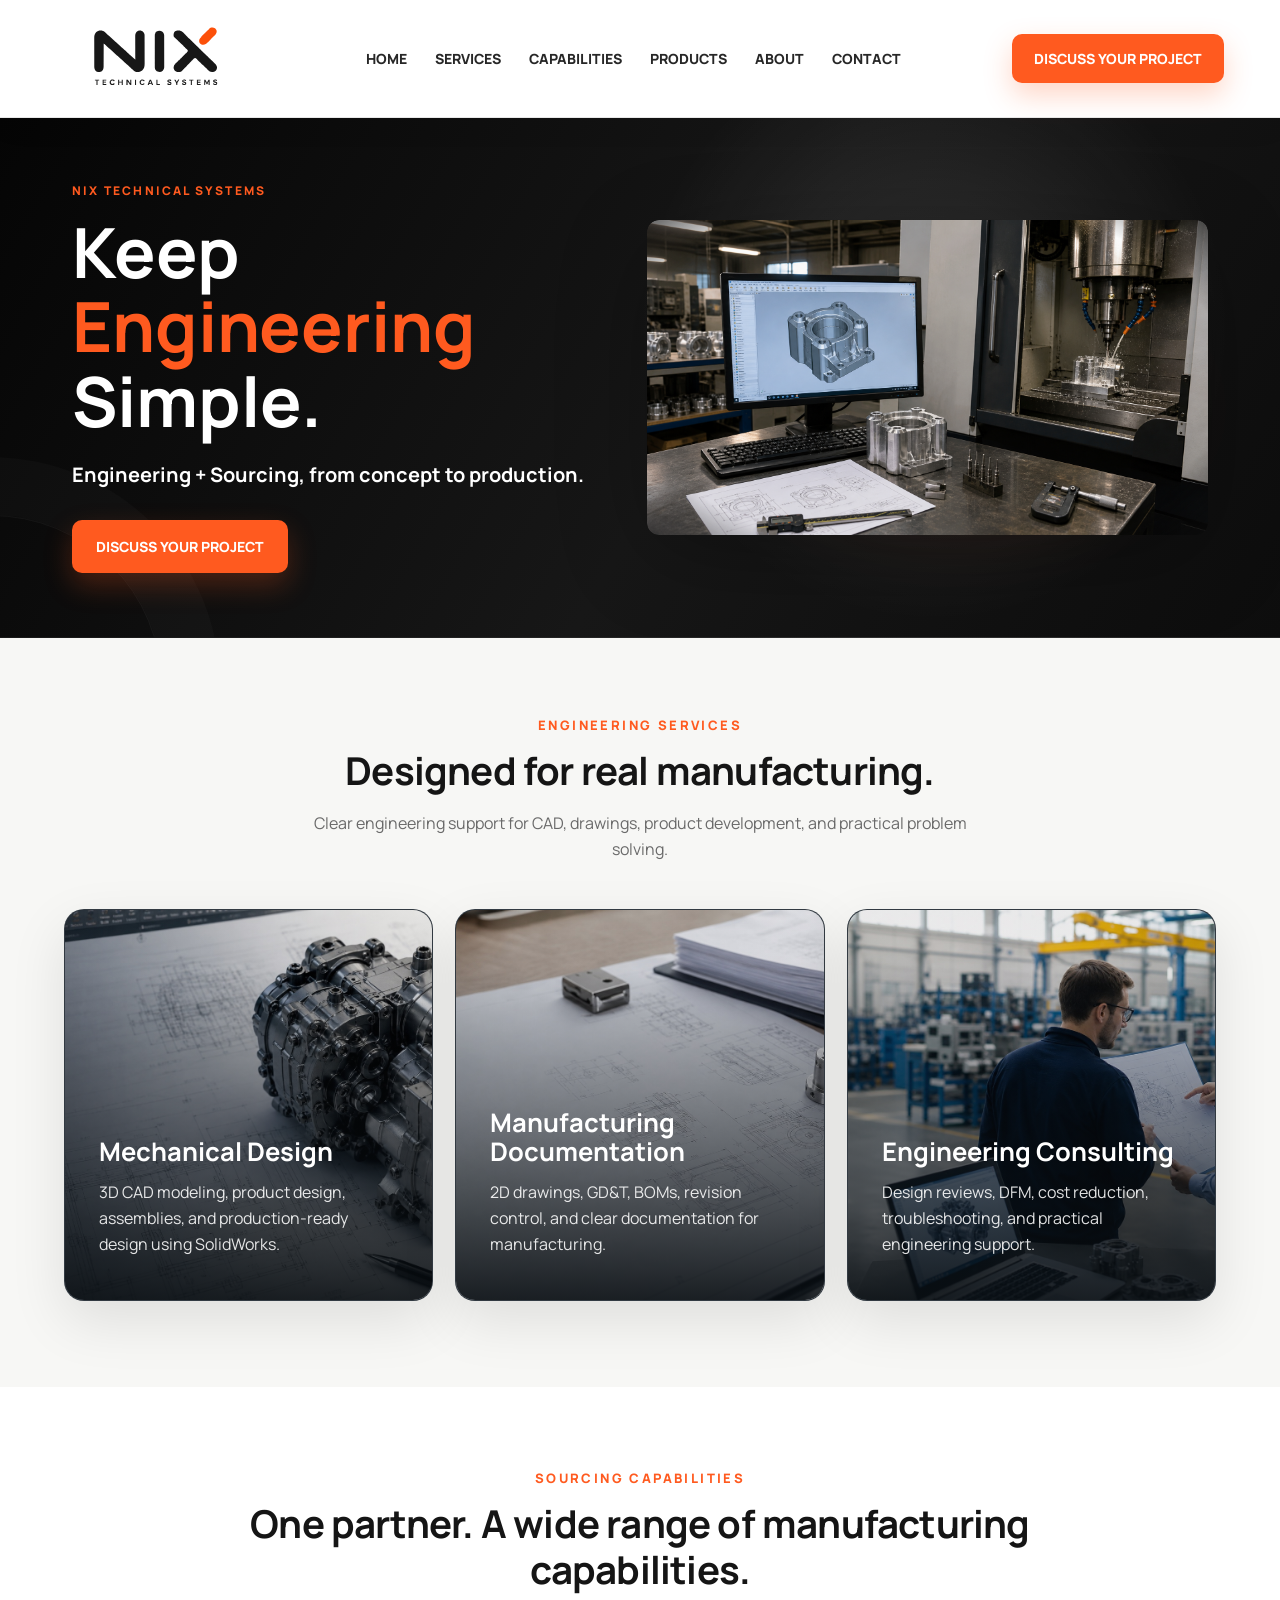
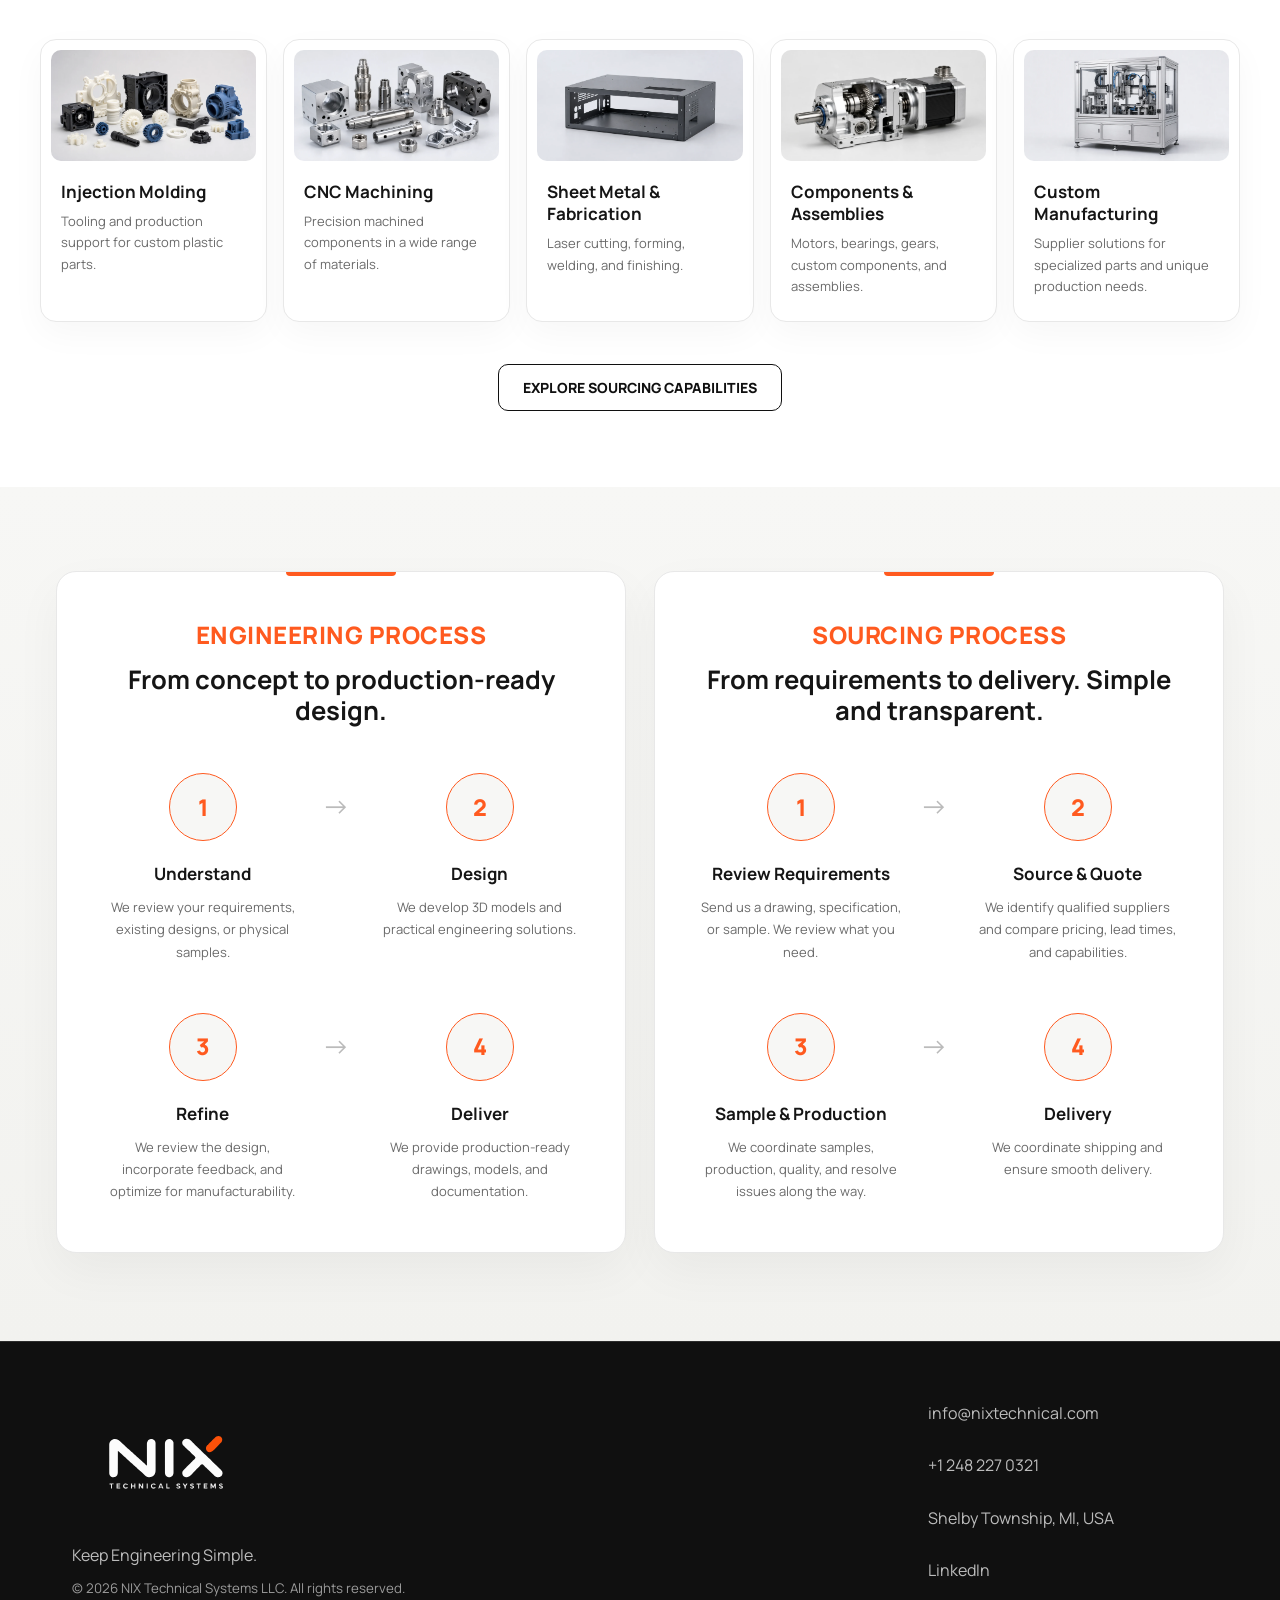
<file: index.html>
<!doctype html>
<html lang="en">
<head>
  <meta charset="UTF-8" />
  <meta name="viewport" content="width=device-width, initial-scale=1.0" />
  <title>NIX Technical Systems | Keep Engineering Simple</title>
  <meta name="description" content="NIX Technical Systems provides engineering support, manufacturing, and supplier management for custom products." />
  <link rel="stylesheet" href="style.css?v=mobile-nav-20260709" />
</head>
<body class="home-page">
  <header class="site-header">
    <a class="brand" href="#top" aria-label="NIX Technical Systems Home">
      <img src="images/logo-white.svg" alt="NIX Technical Systems" class="logo-img">
    </a>
    <nav class="nav-links" aria-label="Primary navigation">
      <a href="#top">Home</a>
      <a href="#services">Services</a>
      <a href="capabilities.html">Capabilities</a>
      <a href="products.html">Products</a>
      <a href="about.html">About</a>
      <a href="#contact">Contact</a>
    </nav>
    <button class="header-button js-project-dialog" type="button">Discuss Your Project</button>
  </header>

  <main id="top">
    <section class="hero">
      <div class="hero-copy">
        <p class="eyebrow">NIX Technical Systems</p>
        <h1>Keep <span>Engineering</span> Simple.</h1>
        <div class="hero-text">
          <p><strong>Engineering + Sourcing, from concept to production.</strong></p>
        </div>
        <div class="hero-actions">
          <button class="button primary js-project-dialog" type="button">Discuss Your Project</button>
        </div>
      </div>
      <div class="hero-visual hero-visual-single">
        <img src="images/home-hero-engineering-manufacturing-v5.png" alt="CAD model, engineering drawing, finished machined component, and CNC production equipment">
      </div>
    </section>

    <section class="section services-section" id="services">
      <div class="section-heading">
        <p class="eyebrow">Engineering Services</p>
        <h2>Designed for real manufacturing.</h2>
        <p>Clear engineering support for CAD, drawings, product development, and practical problem solving.</p>
      </div>
      <div class="service-grid">
        <article class="service-card">
          <img src="images/service-mechanical-design.jpg" alt="Mechanical assembly on engineering drawings">
          <div class="service-copy">
            <h3>Mechanical Design</h3>
            <p>3D CAD modeling, product design, assemblies, and production-ready design using SolidWorks.</p>
          </div>
        </article>
        <article class="service-card">
          <img src="images/service-documentation.jpg" alt="Manufacturing documentation and engineering drawings">
          <div class="service-copy">
            <h3>Manufacturing Documentation</h3>
            <p>2D drawings, GD&T, BOMs, revision control, and clear documentation for manufacturing.</p>
          </div>
        </article>
        <article class="service-card">
          <img src="images/service-consulting.jpg" alt="Engineers reviewing drawings on a manufacturing floor">
          <div class="service-copy">
            <h3>Engineering Consulting</h3>
            <p>Design reviews, DFM, cost reduction, troubleshooting, and practical engineering support.</p>
          </div>
        </article>
      </div>
    </section>

    <section class="capabilities-showcase" id="manufacturing-capabilities">
      <div class="section-heading">
        <p class="eyebrow">Sourcing Capabilities</p>
        <h2>One partner. A wide range of manufacturing capabilities.</h2>
      </div>
      <div class="capabilities-showcase-grid">
        <article class="showcase-card">
          <img src="images/capability-injection-molding-v2.webp" alt="Plastic injection molded parts">
          <h3>Injection Molding</h3>
          <p>Tooling and production support for custom plastic parts.</p>
        </article>
        <article class="showcase-card">
          <img src="images/capability-cnc-machining-v2.webp" alt="Precision CNC machined metal parts">
          <h3>CNC Machining</h3>
          <p>Precision machined components in a wide range of materials.</p>
        </article>
        <article class="showcase-card">
          <img src="images/capability-sheet-metal-v2.webp" alt="Fabricated sheet metal enclosure">
          <h3>Sheet Metal &amp; Fabrication</h3>
          <p>Laser cutting, forming, welding, and finishing.</p>
        </article>
        <article class="showcase-card">
          <img src="images/capability-components-v2.webp" alt="Precision mechanical component assembly">
          <h3>Components &amp; Assemblies</h3>
          <p>Motors, bearings, gears, custom components, and assemblies.</p>
        </article>
        <article class="showcase-card">
          <img src="images/capability-custom-equipment-v2.webp" alt="Custom automated manufacturing equipment">
          <h3>Custom Manufacturing</h3>
          <p>Supplier solutions for specialized parts and unique production needs.</p>
        </article>
      </div>
      <div class="showcase-action"><a class="button outline" href="capabilities.html">Explore Sourcing Capabilities</a></div>
    </section>

    <div class="process-comparison">
    <section class="how-section engineering-process" id="engineering-process">
      <p class="eyebrow">Engineering Process</p>
      <h2>From concept to production-ready design.</h2>
      <ol class="how-grid">
        <li class="how-step">
          <span class="step-marker" aria-hidden="true"></span>
          <h3>Understand</h3>
          <p>We review your requirements, existing designs, or physical samples.</p>
        </li>
        <li class="how-step">
          <span class="step-marker" aria-hidden="true"></span>
          <h3>Design</h3>
          <p>We develop 3D models and practical engineering solutions.</p>
        </li>
        <li class="how-step">
          <span class="step-marker" aria-hidden="true"></span>
          <h3>Refine</h3>
          <p>We review the design, incorporate feedback, and optimize for manufacturability.</p>
        </li>
        <li class="how-step">
          <span class="step-marker" aria-hidden="true"></span>
          <h3>Deliver</h3>
          <p>We provide production-ready drawings, models, and documentation.</p>
        </li>
      </ol>
    </section>

    <section class="how-section sourcing-process" id="sourcing-process">
      <p class="eyebrow">Sourcing Process</p>
      <h2>From requirements to delivery. Simple and transparent.</h2>
      <ol class="how-grid">
        <li class="how-step">
          <span class="step-marker" aria-hidden="true"><span class="step-icon icon-review"></span></span>
          <h3>Review Requirements</h3>
          <p>Send us a drawing, specification, or sample. We review what you need.</p>
        </li>
        <li class="how-step">
          <span class="step-marker" aria-hidden="true"><span class="step-icon icon-match">⇄</span></span>
          <h3>Source &amp; Quote</h3>
          <p>We identify qualified suppliers and compare pricing, lead times, and capabilities.</p>
        </li>
        <li class="how-step">
          <span class="step-marker" aria-hidden="true"><span class="step-icon icon-production">⚙︎</span></span>
          <h3>Sample &amp; Production</h3>
          <p>We coordinate samples, production, quality, and resolve issues along the way.</p>
        </li>
        <li class="how-step">
          <span class="step-marker" aria-hidden="true"><span class="step-icon icon-delivery"></span></span>
          <h3>Delivery</h3>
          <p>We coordinate shipping and ensure smooth delivery.</p>
        </li>
      </ol>
    </section>
    </div>

  </main>

  <footer class="footer" id="contact">
    <div>
      <img src="images/logo-black.svg" alt="NIX Technical Systems" class="footer-logo">
      <p>Keep Engineering Simple.</p>
      <small>© 2026 NIX Technical Systems LLC. All rights reserved.</small>
    </div>
    <div class="footer-links"><a href="mailto:info@nixtechnical.com">info@nixtechnical.com</a><a href="tel:+12482270321">+1 248 227 0321</a><span>Shelby Township, MI, USA</span><a href="#">LinkedIn</a></div>
  </footer>
  <script src="script.js"></script>
</body>
</html>
</file>
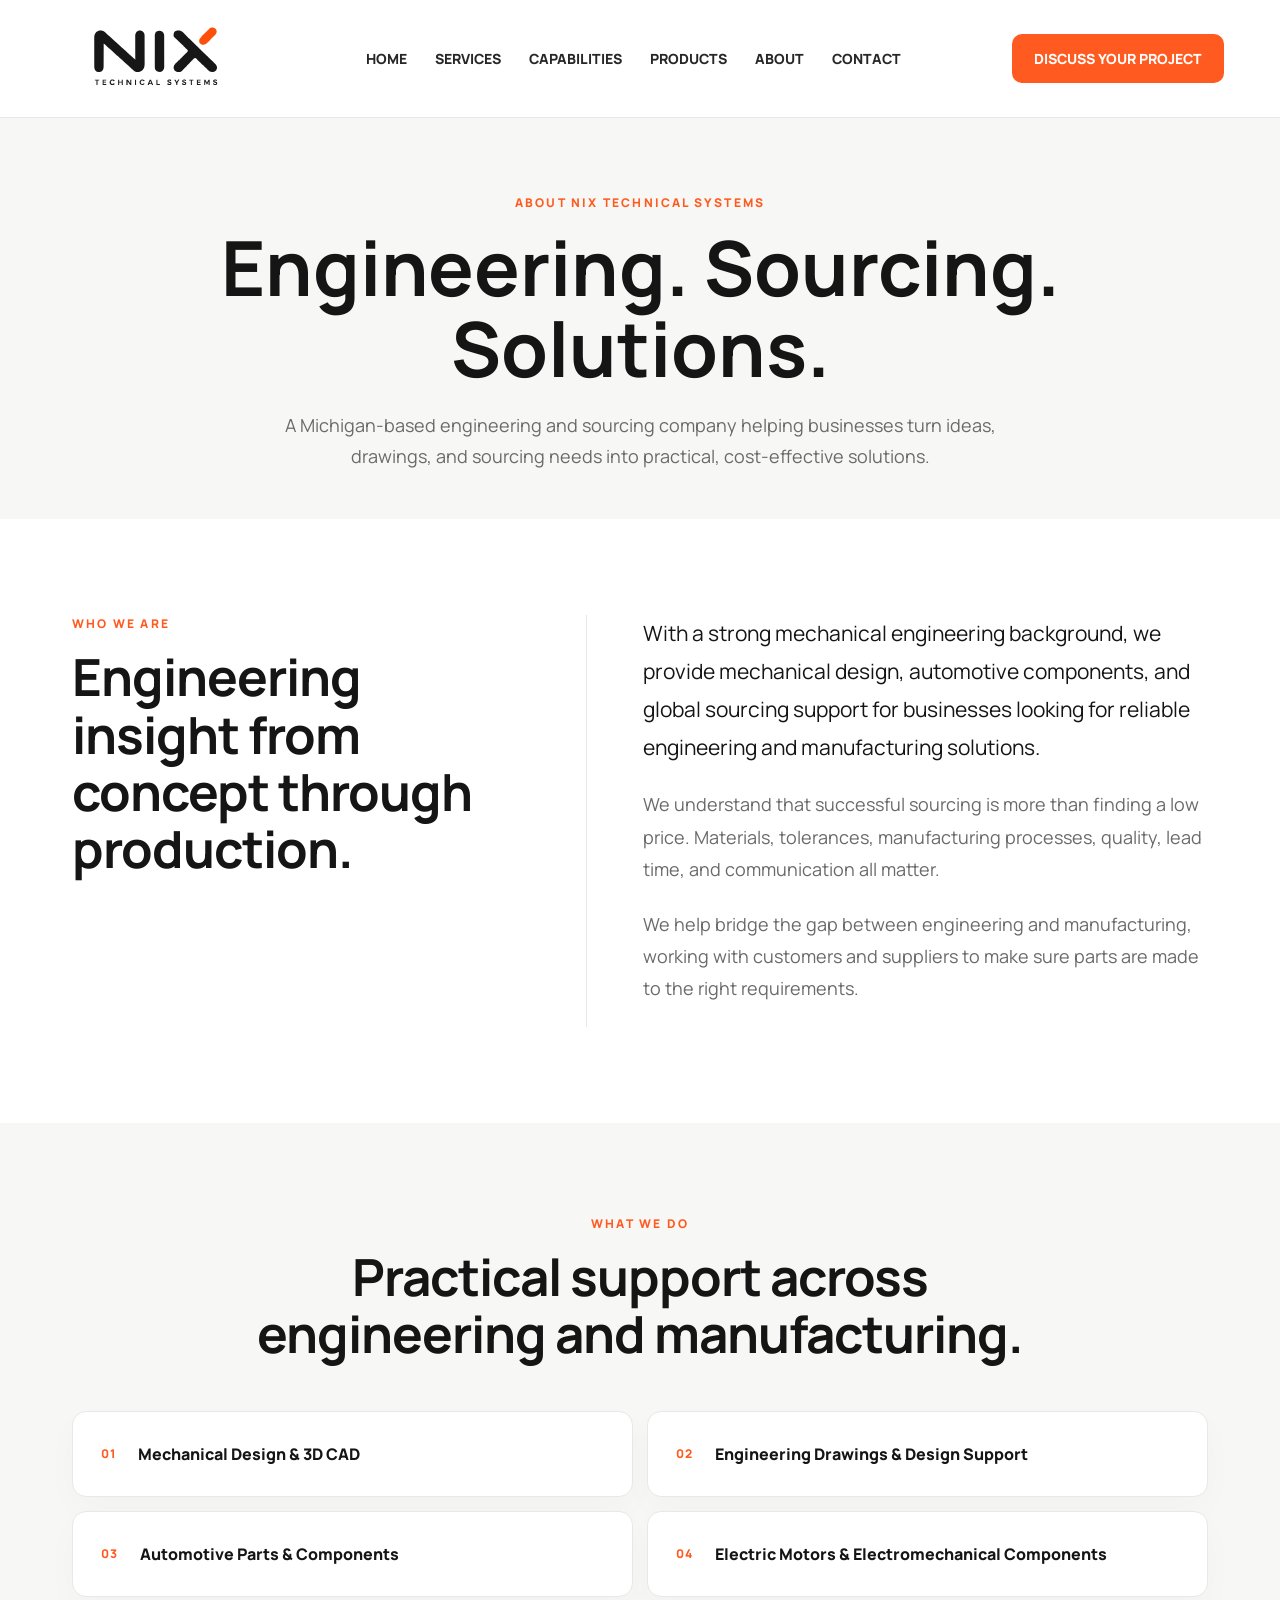
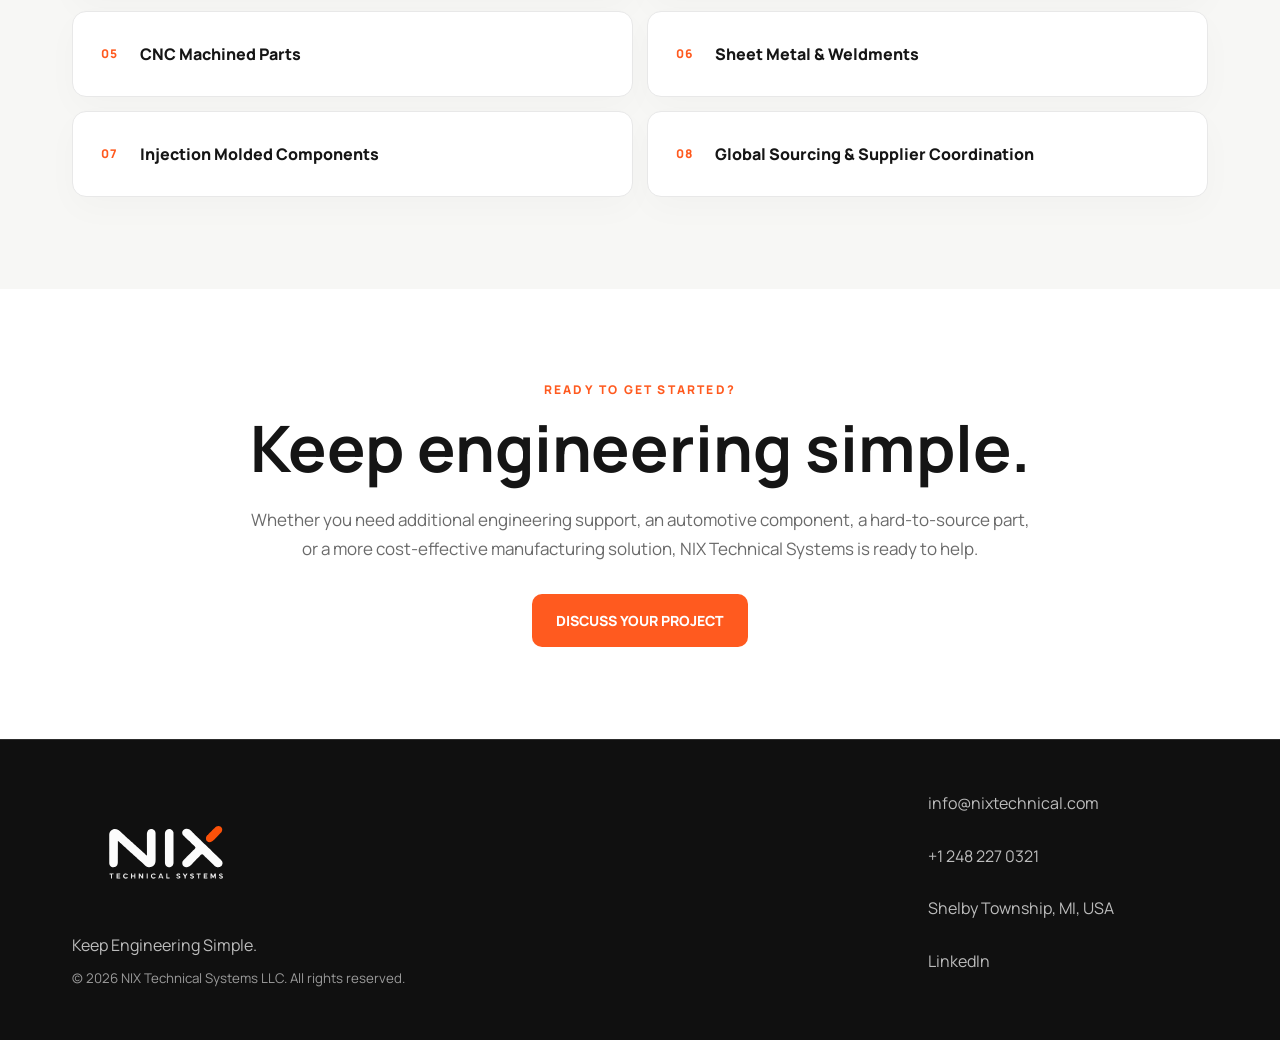
<file: about.html>
<!doctype html>
<html lang="en">
<head>
  <meta charset="UTF-8" />
  <meta name="viewport" content="width=device-width, initial-scale=1.0" />
  <title>About NIX Technical Systems</title>
  <meta name="description" content="NIX Technical Systems is a Michigan-based engineering and sourcing company providing practical mechanical design, manufacturing, and global sourcing solutions." />
  <link rel="stylesheet" href="style.css?v=about-page-20260812" />
</head>
<body class="about-page">
  <header class="site-header">
    <a class="brand" href="index.html#top" aria-label="NIX Technical Systems Home">
      <img src="images/logo-white.svg" alt="NIX Technical Systems" class="logo-img">
    </a>
    <nav class="nav-links" aria-label="Primary navigation">
      <a href="index.html#top">Home</a>
      <a href="index.html#services">Services</a>
      <a href="capabilities.html">Capabilities</a>
      <a href="products.html">Products</a>
      <a href="about.html" aria-current="page">About</a>
      <a href="index.html#contact">Contact</a>
    </nav>
    <button class="header-button js-project-dialog" type="button">Discuss Your Project</button>
  </header>

  <main>
    <section class="about-hero">
      <div class="about-hero-copy">
        <p class="eyebrow">About NIX Technical Systems</p>
        <h1>Engineering. Sourcing. Solutions.</h1>
        <p class="about-lead">A Michigan-based engineering and sourcing company helping businesses turn ideas, drawings, and sourcing needs into practical, cost-effective solutions.</p>
      </div>
    </section>

    <section class="about-intro">
      <div class="about-section-heading">
        <p class="eyebrow">Who We Are</p>
        <h2>Engineering insight from concept through production.</h2>
      </div>
      <div class="about-story">
        <p>With a strong mechanical engineering background, we provide mechanical design, automotive components, and global sourcing support for businesses looking for reliable engineering and manufacturing solutions.</p>
        <p>We understand that successful sourcing is more than finding a low price. Materials, tolerances, manufacturing processes, quality, lead time, and communication all matter.</p>
        <p>We help bridge the gap between engineering and manufacturing, working with customers and suppliers to make sure parts are made to the right requirements.</p>
      </div>
    </section>

    <section class="about-services" aria-labelledby="about-services-title">
      <div class="about-section-heading">
        <p class="eyebrow">What We Do</p>
        <h2 id="about-services-title">Practical support across engineering and manufacturing.</h2>
      </div>
      <ul class="about-service-list">
        <li><span>01</span>Mechanical Design &amp; 3D CAD</li>
        <li><span>02</span>Engineering Drawings &amp; Design Support</li>
        <li><span>03</span>Automotive Parts &amp; Components</li>
        <li><span>04</span>Electric Motors &amp; Electromechanical Components</li>
        <li><span>05</span>CNC Machined Parts</li>
        <li><span>06</span>Sheet Metal &amp; Weldments</li>
        <li><span>07</span>Injection Molded Components</li>
        <li><span>08</span>Global Sourcing &amp; Supplier Coordination</li>
      </ul>
    </section>

    <section class="about-cta">
      <p class="eyebrow">Ready to Get Started?</p>
      <h2>Keep engineering simple.</h2>
      <p>Whether you need additional engineering support, an automotive component, a hard-to-source part, or a more cost-effective manufacturing solution, NIX Technical Systems is ready to help.</p>
      <button class="button primary js-project-dialog" type="button">Discuss Your Project</button>
    </section>
  </main>

  <footer class="footer">
    <div>
      <img src="images/logo-black.svg" alt="NIX Technical Systems" class="footer-logo">
      <p>Keep Engineering Simple.</p>
      <small>© 2026 NIX Technical Systems LLC. All rights reserved.</small>
    </div>
    <div class="footer-links"><a href="mailto:info@nixtechnical.com">info@nixtechnical.com</a><a href="tel:+12482270321">+1 248 227 0321</a><span>Shelby Township, MI, USA</span><a href="#">LinkedIn</a></div>
  </footer>
  <script src="script.js"></script>
</body>
</html>
</file>
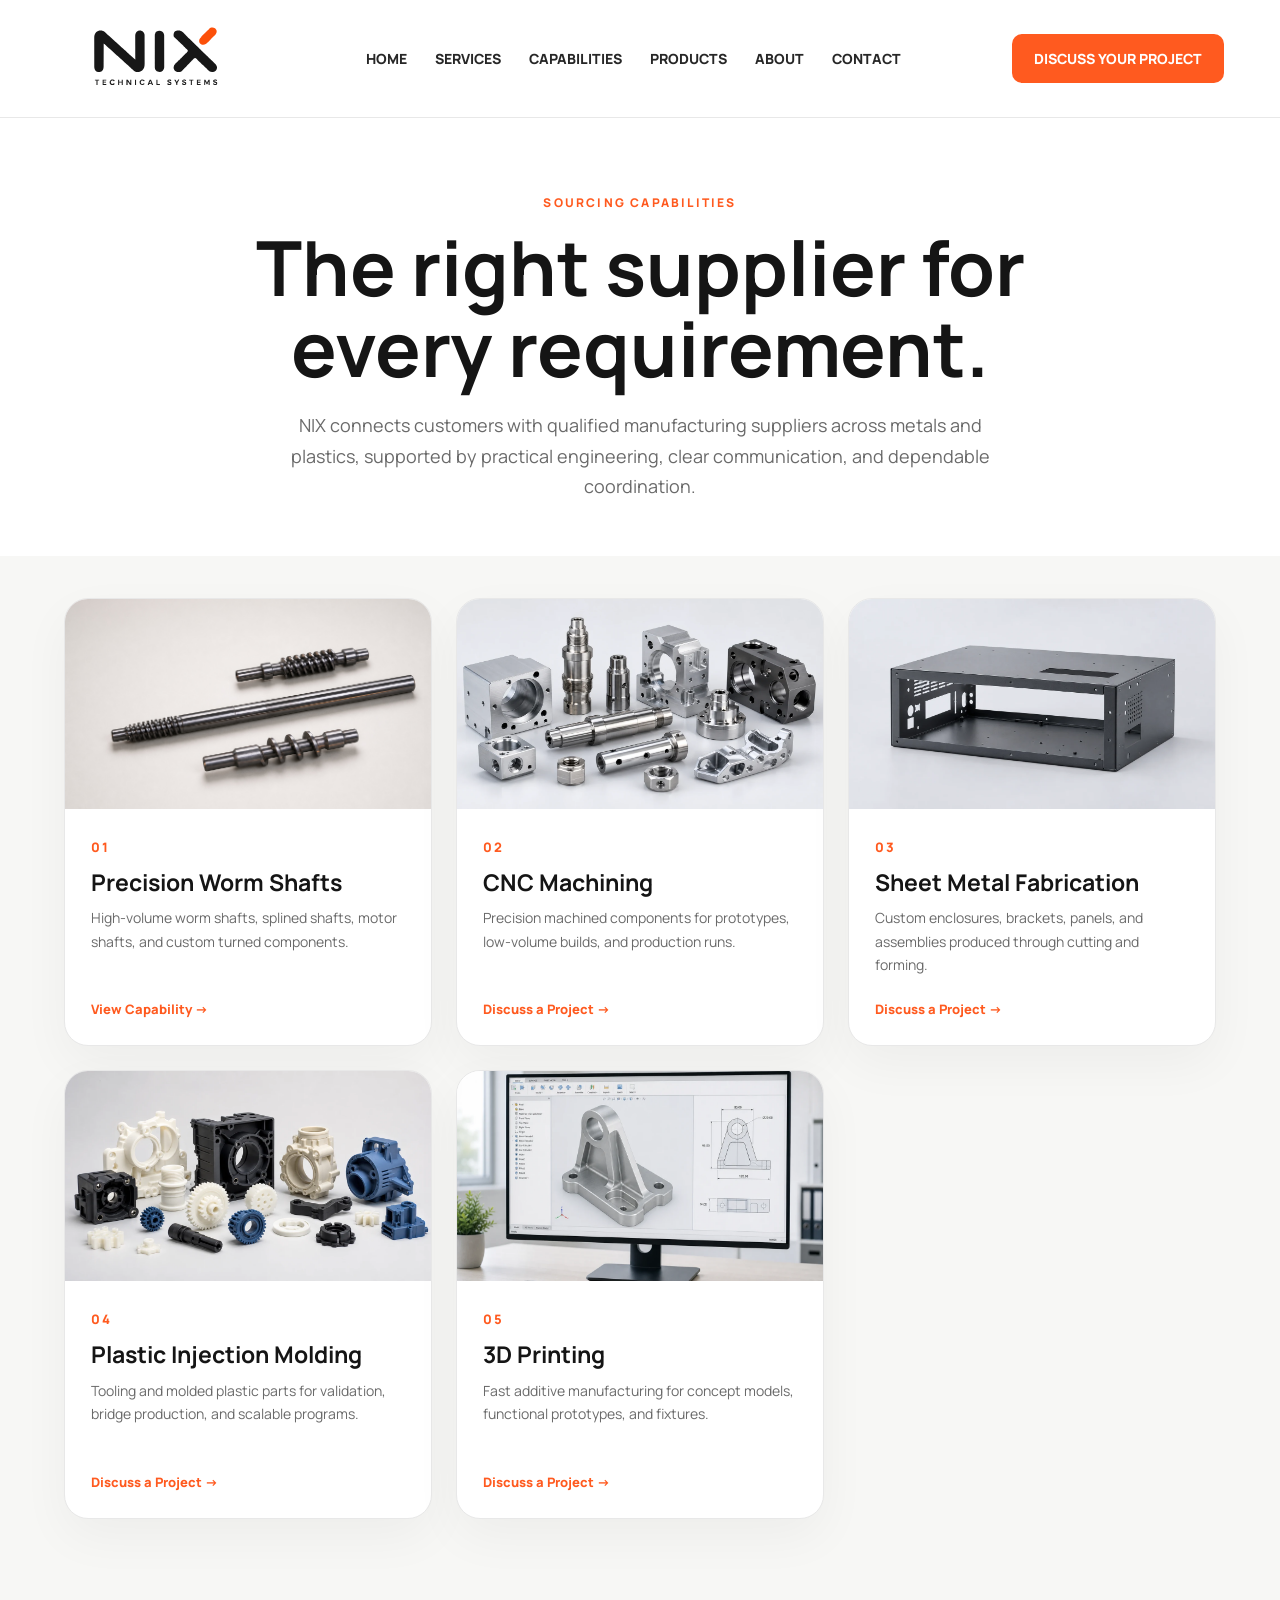
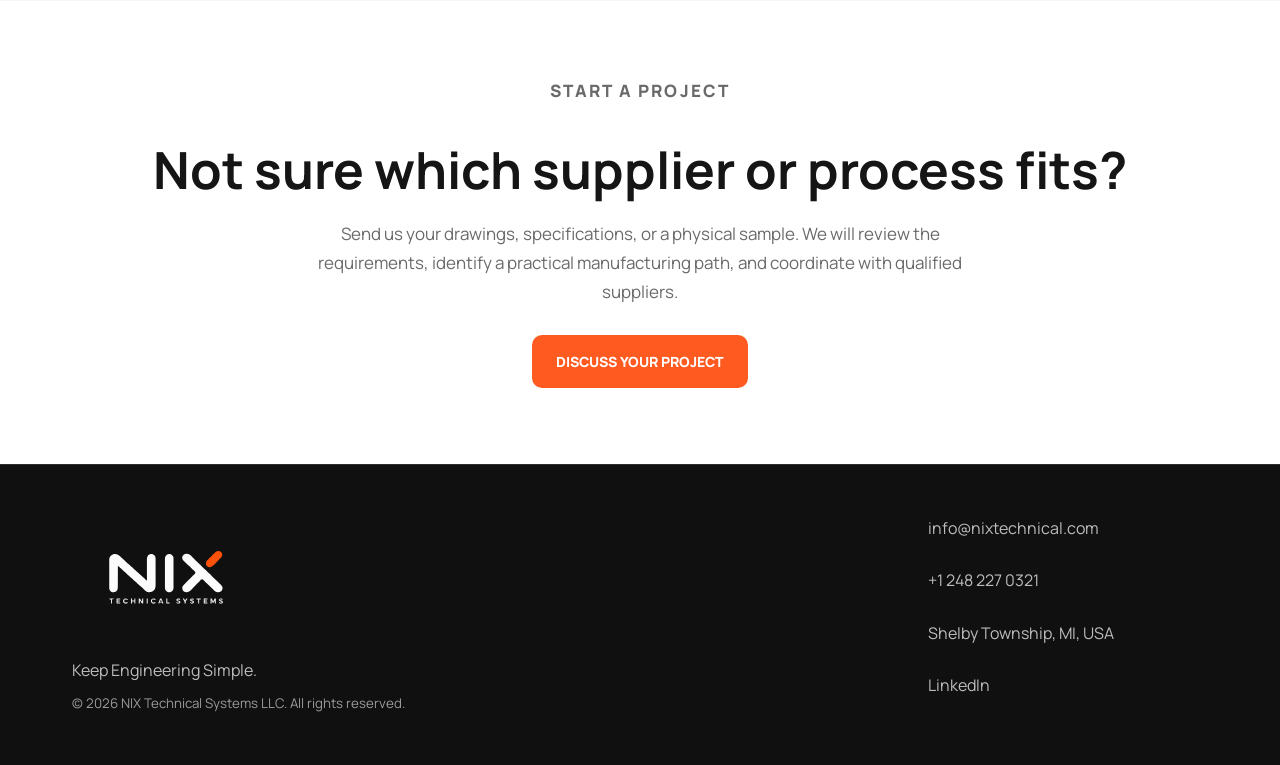
<file: capabilities.html>
<!doctype html>
<html lang="en">
<head>
  <meta charset="UTF-8" />
  <meta name="viewport" content="width=device-width, initial-scale=1.0" />
  <title>Sourcing Capabilities | NIX Technical Systems</title>
  <meta name="description" content="Explore the manufacturing capabilities NIX Technical Systems sources and coordinates through qualified suppliers, including CNC machining, sheet metal fabrication, plastic injection molding, and 3D printing." />
  <link rel="stylesheet" href="style.css?v=capability-cards-20260727" />
</head>
<body class="clean-capability-page">
  <header class="site-header">
    <a class="brand" href="index.html#top" aria-label="NIX Technical Systems Home">
      <img src="images/logo-white.svg" alt="NIX Technical Systems" class="logo-img">
    </a>
    <nav class="nav-links" aria-label="Primary navigation">
      <a href="index.html#top">Home</a>
      <a href="index.html#services">Services</a>
      <a href="capabilities.html" aria-current="page">Capabilities</a>
      <a href="products.html">Products</a>
      <a href="about.html">About</a>
      <a href="index.html#contact">Contact</a>
    </nav>
    <button class="header-button js-project-dialog" type="button">Discuss Your Project</button>
  </header>

  <main>
    <section class="capabilities-hero">
      <div class="capabilities-hero-copy">
        <p class="eyebrow">Sourcing Capabilities</p>
        <h1>The right supplier for every requirement.</h1>
        <p class="lead">NIX connects customers with qualified manufacturing suppliers across metals and plastics, supported by practical engineering, clear communication, and dependable coordination.</p>
      </div>
    </section>

    <section class="capabilities-section" aria-label="Sourced manufacturing capabilities">
      <div class="capability-catalog-grid">
        <a class="capability-catalog-card" href="worm-shafts.html">
          <div class="capability-catalog-media"><img src="images/worm-shafts-hero-light-v2.jpg" alt="Precision worm shaft components"></div>
          <div class="capability-catalog-copy"><span class="capability-number">01</span><h2>Precision Worm Shafts</h2><p>High-volume worm shafts, splined shafts, motor shafts, and custom turned components.</p><span class="catalog-link">View Capability →</span></div>
        </a>
        <a class="capability-catalog-card" href="mailto:xin@nixtechnical.com?subject=CNC%20Machining%20Project">
          <div class="capability-catalog-media"><img src="images/capability-cnc-machining-v2.webp" alt="Precision CNC machined metal components"></div>
          <div class="capability-catalog-copy"><span class="capability-number">02</span><h2>CNC Machining</h2><p>Precision machined components for prototypes, low-volume builds, and production runs.</p><span class="catalog-link">Discuss a Project →</span></div>
        </a>
        <a class="capability-catalog-card" href="mailto:xin@nixtechnical.com?subject=Sheet%20Metal%20Fabrication%20Project">
          <div class="capability-catalog-media"><img src="images/capability-sheet-metal-v2.webp" alt="Custom fabricated sheet metal enclosure"></div>
          <div class="capability-catalog-copy"><span class="capability-number">03</span><h2>Sheet Metal Fabrication</h2><p>Custom enclosures, brackets, panels, and assemblies produced through cutting and forming.</p><span class="catalog-link">Discuss a Project →</span></div>
        </a>
        <a class="capability-catalog-card" href="mailto:xin@nixtechnical.com?subject=Plastic%20Injection%20Molding%20Project">
          <div class="capability-catalog-media"><img src="images/capability-injection-molding-v2.webp" alt="Plastic injection molded production parts"></div>
          <div class="capability-catalog-copy"><span class="capability-number">04</span><h2>Plastic Injection Molding</h2><p>Tooling and molded plastic parts for validation, bridge production, and scalable programs.</p><span class="catalog-link">Discuss a Project →</span></div>
        </a>
        <a class="capability-catalog-card" href="mailto:xin@nixtechnical.com?subject=3D%20Printing%20Project">
          <div class="capability-catalog-media"><img src="images/hero-cad-v3.webp" alt="Production-ready component design shown in CAD"></div>
          <div class="capability-catalog-copy"><span class="capability-number">05</span><h2>3D Printing</h2><p>Fast additive manufacturing for concept models, functional prototypes, and fixtures.</p><span class="catalog-link">Discuss a Project →</span></div>
        </a>
      </div>
    </section>

    <section class="capabilities-cta">
      <p class="eyebrow">Start a Project</p>
      <h2>Not sure which supplier or process fits?</h2>
      <p>Send us your drawings, specifications, or a physical sample. We will review the requirements, identify a practical manufacturing path, and coordinate with qualified suppliers.</p>
      <button class="button primary js-project-dialog" type="button">Discuss Your Project</button>
    </section>
  </main>

  <footer class="footer">
    <div>
      <img src="images/logo-black.svg" alt="NIX Technical Systems" class="footer-logo">
      <p>Keep Engineering Simple.</p>
      <small>© 2026 NIX Technical Systems LLC. All rights reserved.</small>
    </div>
    <div class="footer-links"><a href="mailto:info@nixtechnical.com">info@nixtechnical.com</a><a href="tel:+12482270321">+1 248 227 0321</a><span>Shelby Township, MI, USA</span><a href="#">LinkedIn</a></div>
  </footer>
  <script src="script.js"></script>
</body>
</html>
</file>
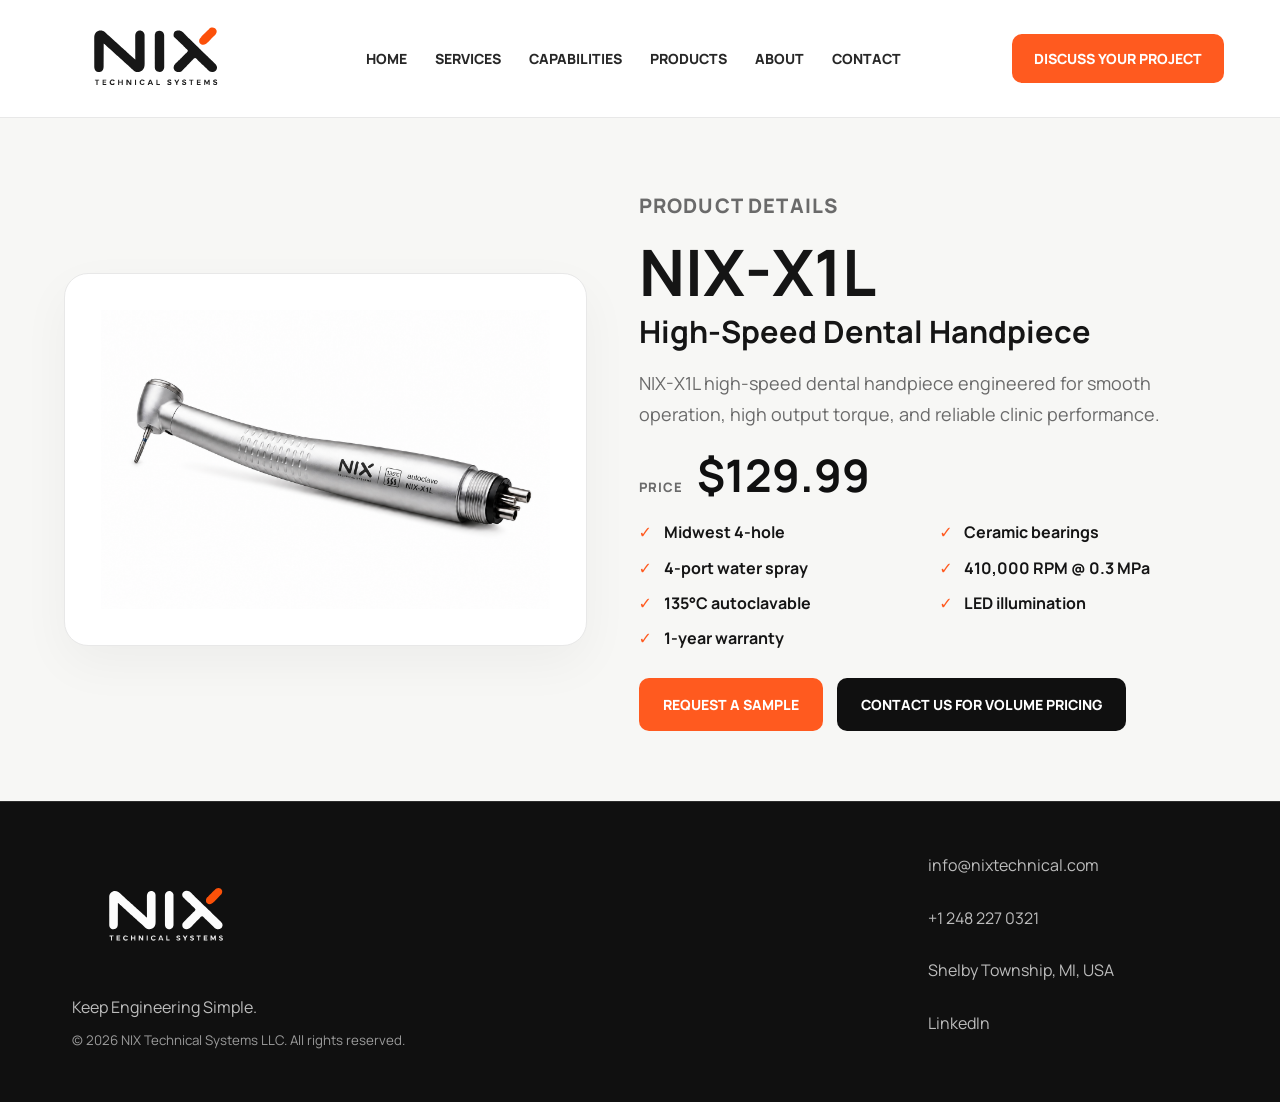
<file: product-dental-handpieces.html>
<!doctype html>
<html lang="en">
<head>
  <meta charset="UTF-8" />
  <meta name="viewport" content="width=device-width, initial-scale=1.0" />
  <title>NIX-X1L High-Speed Dental Handpiece | NIX Technical Systems</title>
  <meta name="description" content="NIX-X1L high-speed dental handpiece with LED illumination, ceramic bearings, and 4-port water spray." />
  <link rel="stylesheet" href="style.css?v=handpiece-price-20260715" />
</head>
<body>
  <header class="site-header">
    <a class="brand" href="index.html#top" aria-label="NIX Technical Systems Home">
      <img src="images/logo-white.svg" alt="NIX Technical Systems" class="logo-img">
    </a>
    <nav class="nav-links" aria-label="Primary navigation">
      <a href="index.html#top">Home</a>
      <a href="index.html#services">Services</a>
      <a href="capabilities.html">Capabilities</a>
      <a href="products.html">Products</a>
      <a href="about.html">About</a>
      <a href="index.html#contact">Contact</a>
    </nav>
    <button class="header-button js-project-dialog" type="button">Discuss Your Project</button>
  </header>

  <main class="product-detail">
    <section class="detail-hero">
      <div class="detail-media">
        <img src="images/product-dental-handpiece.png" alt="Dental handpiece">
      </div>
      <div class="detail-copy">
        <p class="eyebrow">Product Details</p>
        <h1 class="product-title">
          <span class="product-model">NIX-X1L</span>
          <span class="product-type">High-Speed Dental Handpiece</span>
        </h1>
        <p>NIX-X1L high-speed dental handpiece engineered for smooth operation, high output torque, and reliable clinic performance.</p>
        <div class="product-price" aria-label="Price: 129 dollars and 99 cents">
          <span class="product-price-label">Price</span>
          <strong>$129.99</strong>
        </div>
        <ul class="product-highlights" aria-label="Product highlights">
          <li>Midwest 4-hole</li>
          <li>Ceramic bearings</li>
          <li>4-port water spray</li>
          <li>410,000 RPM @ 0.3 MPa</li>
          <li>135°C autoclavable</li>
          <li>LED illumination</li>
          <li>1-year warranty</li>
        </ul>
        <div class="detail-actions">
          <a class="button primary" href="mailto:info@nixtechnical.com?subject=Request%20a%20Sample%20-%20NIX-X1L%20Dental%20Handpiece">Request a Sample</a>
          <a class="button dark" href="mailto:info@nixtechnical.com?subject=Volume%20Pricing%20-%20NIX-X1L%20Dental%20Handpiece">Contact Us for Volume Pricing</a>
        </div>
      </div>
    </section>

  </main>

  <footer class="footer">
    <div>
      <img src="images/logo-black.svg" alt="NIX Technical Systems" class="footer-logo">
      <p>Keep Engineering Simple.</p>
      <small>© 2026 NIX Technical Systems LLC. All rights reserved.</small>
    </div>
    <div class="footer-links"><a href="mailto:info@nixtechnical.com">info@nixtechnical.com</a><a href="tel:+12482270321">+1 248 227 0321</a><span>Shelby Township, MI, USA</span><a href="#">LinkedIn</a></div>
  </footer>
  <script src="script.js"></script>
</body>
</html>
</file>
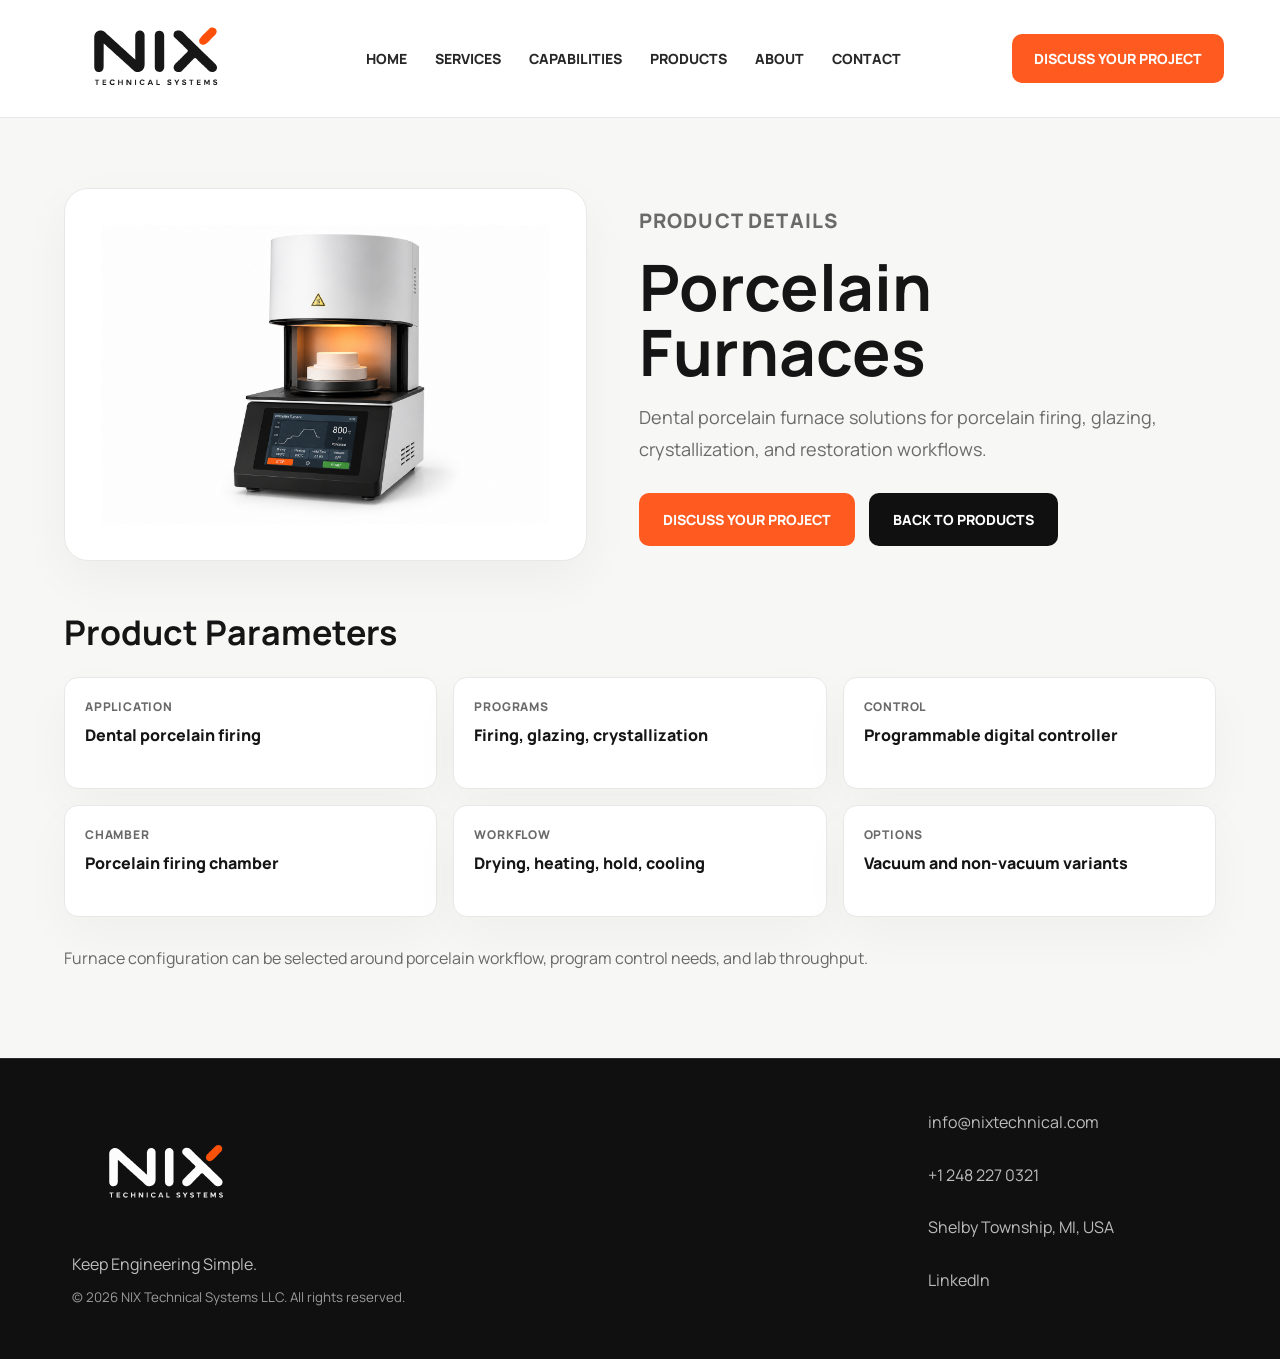
<file: product-porcelain-furnaces.html>
<!doctype html>
<html lang="en">
<head>
  <meta charset="UTF-8" />
  <meta name="viewport" content="width=device-width, initial-scale=1.0" />
  <title>Porcelain Furnaces | NIX Technical Systems</title>
  <meta name="description" content="Dental porcelain furnace product details and specification options from NIX Technical Systems." />
  <link rel="stylesheet" href="style.css?v=mobile-nav-20260709" />
</head>
<body>
  <header class="site-header">
    <a class="brand" href="index.html#top" aria-label="NIX Technical Systems Home">
      <img src="images/logo-white.svg" alt="NIX Technical Systems" class="logo-img">
    </a>
    <nav class="nav-links" aria-label="Primary navigation">
      <a href="index.html#top">Home</a>
      <a href="index.html#services">Services</a>
      <a href="capabilities.html">Capabilities</a>
      <a href="products.html">Products</a>
      <a href="about.html">About</a>
      <a href="index.html#contact">Contact</a>
    </nav>
    <button class="header-button js-project-dialog" type="button">Discuss Your Project</button>
  </header>

  <main class="product-detail">
    <section class="detail-hero">
      <div class="detail-media">
        <img src="images/product-furnace.png" alt="Porcelain furnace">
      </div>
      <div class="detail-copy">
        <p class="eyebrow">Product Details</p>
        <h1>Porcelain Furnaces</h1>
        <p>Dental porcelain furnace solutions for porcelain firing, glazing, crystallization, and restoration workflows.</p>
        <div class="detail-actions">
          <button class="button primary js-project-dialog" type="button">Discuss Your Project</button>
          <a class="button dark" href="products.html">Back to Products</a>
        </div>
      </div>
    </section>

    <section class="detail-section">
      <h2>Product Parameters</h2>
      <dl class="spec-grid">
        <div class="spec-item"><dt>Application</dt><dd>Dental porcelain firing</dd></div>
        <div class="spec-item"><dt>Programs</dt><dd>Firing, glazing, crystallization</dd></div>
        <div class="spec-item"><dt>Control</dt><dd>Programmable digital controller</dd></div>
        <div class="spec-item"><dt>Chamber</dt><dd>Porcelain firing chamber</dd></div>
        <div class="spec-item"><dt>Workflow</dt><dd>Drying, heating, hold, cooling</dd></div>
        <div class="spec-item"><dt>Options</dt><dd>Vacuum and non-vacuum variants</dd></div>
      </dl>
      <p class="detail-note">Furnace configuration can be selected around porcelain workflow, program control needs, and lab throughput.</p>
    </section>
  </main>

  <footer class="footer">
    <div>
      <img src="images/logo-black.svg" alt="NIX Technical Systems" class="footer-logo">
      <p>Keep Engineering Simple.</p>
      <small>© 2026 NIX Technical Systems LLC. All rights reserved.</small>
    </div>
    <div class="footer-links"><a href="mailto:info@nixtechnical.com">info@nixtechnical.com</a><a href="tel:+12482270321">+1 248 227 0321</a><span>Shelby Township, MI, USA</span><a href="#">LinkedIn</a></div>
  </footer>
  <script src="script.js"></script>
</body>
</html>
</file>
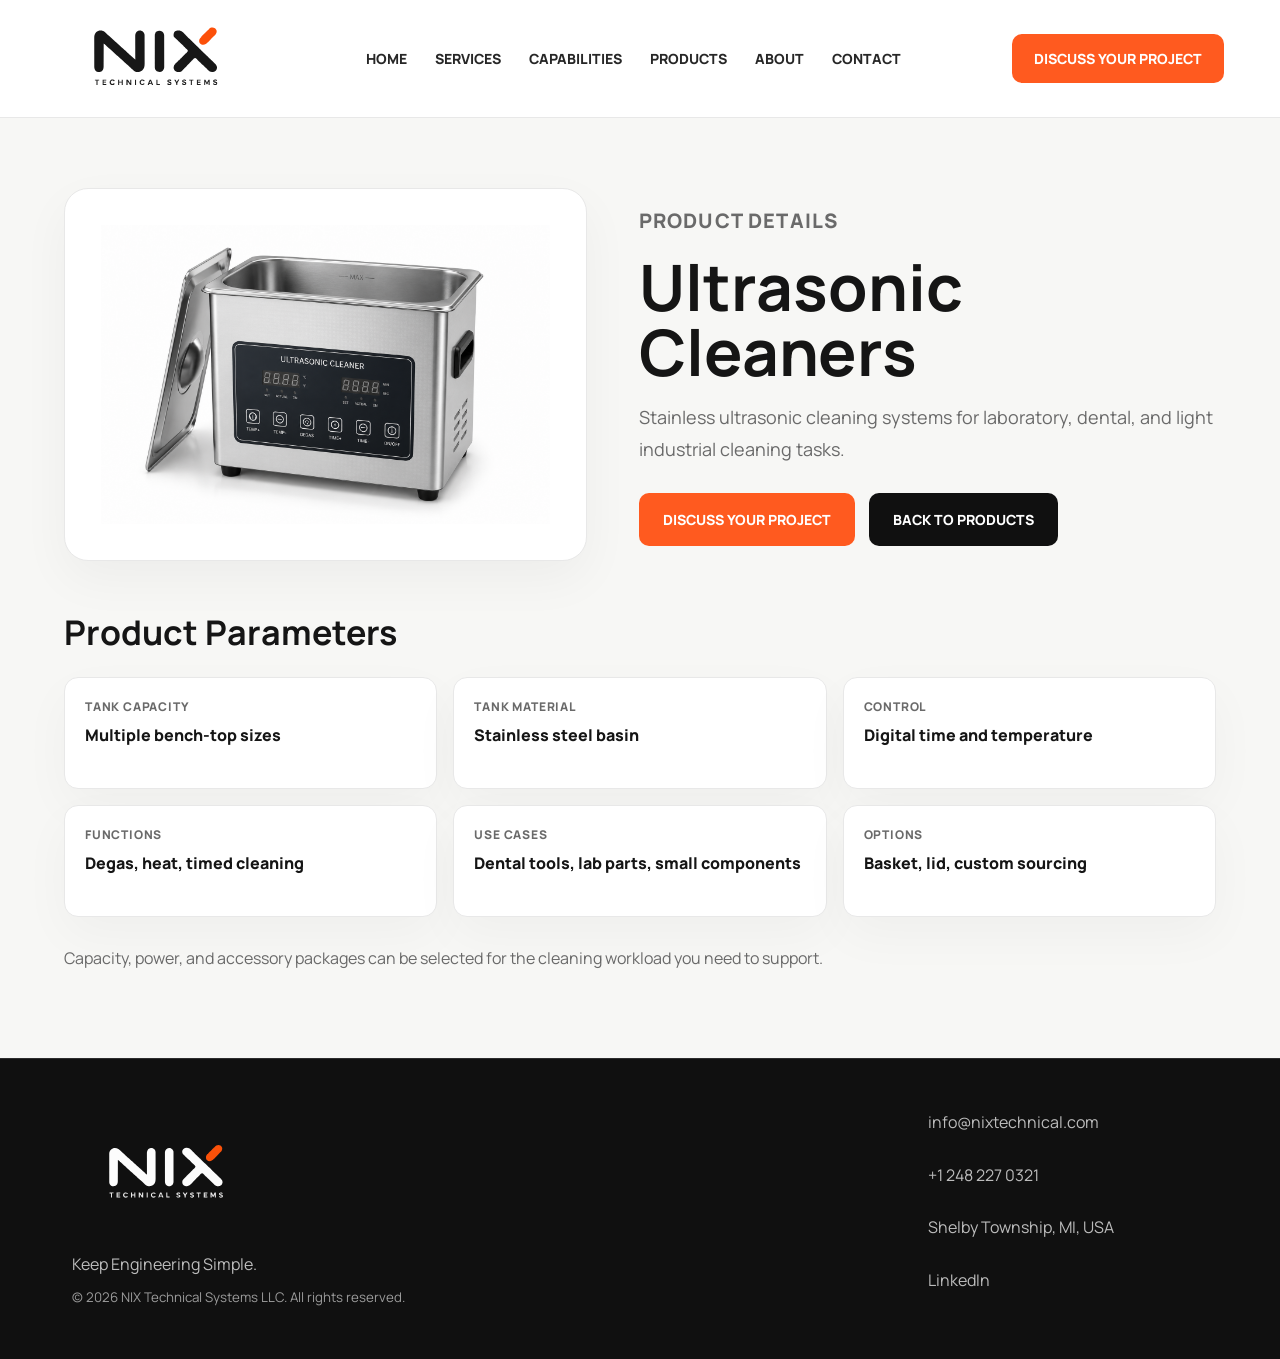
<file: product-ultrasonic-cleaners.html>
<!doctype html>
<html lang="en">
<head>
  <meta charset="UTF-8" />
  <meta name="viewport" content="width=device-width, initial-scale=1.0" />
  <title>Ultrasonic Cleaners | NIX Technical Systems</title>
  <meta name="description" content="Ultrasonic cleaner product details and specification options from NIX Technical Systems." />
  <link rel="stylesheet" href="style.css?v=mobile-nav-20260709" />
</head>
<body>
  <header class="site-header">
    <a class="brand" href="index.html#top" aria-label="NIX Technical Systems Home">
      <img src="images/logo-white.svg" alt="NIX Technical Systems" class="logo-img">
    </a>
    <nav class="nav-links" aria-label="Primary navigation">
      <a href="index.html#top">Home</a>
      <a href="index.html#services">Services</a>
      <a href="capabilities.html">Capabilities</a>
      <a href="products.html">Products</a>
      <a href="about.html">About</a>
      <a href="index.html#contact">Contact</a>
    </nav>
    <button class="header-button js-project-dialog" type="button">Discuss Your Project</button>
  </header>

  <main class="product-detail">
    <section class="detail-hero">
      <div class="detail-media">
        <img src="images/product-cleaner.png" alt="Ultrasonic cleaner">
      </div>
      <div class="detail-copy">
        <p class="eyebrow">Product Details</p>
        <h1>Ultrasonic Cleaners</h1>
        <p>Stainless ultrasonic cleaning systems for laboratory, dental, and light industrial cleaning tasks.</p>
        <div class="detail-actions">
          <button class="button primary js-project-dialog" type="button">Discuss Your Project</button>
          <a class="button dark" href="products.html">Back to Products</a>
        </div>
      </div>
    </section>

    <section class="detail-section">
      <h2>Product Parameters</h2>
      <dl class="spec-grid">
        <div class="spec-item"><dt>Tank Capacity</dt><dd>Multiple bench-top sizes</dd></div>
        <div class="spec-item"><dt>Tank Material</dt><dd>Stainless steel basin</dd></div>
        <div class="spec-item"><dt>Control</dt><dd>Digital time and temperature</dd></div>
        <div class="spec-item"><dt>Functions</dt><dd>Degas, heat, timed cleaning</dd></div>
        <div class="spec-item"><dt>Use Cases</dt><dd>Dental tools, lab parts, small components</dd></div>
        <div class="spec-item"><dt>Options</dt><dd>Basket, lid, custom sourcing</dd></div>
      </dl>
      <p class="detail-note">Capacity, power, and accessory packages can be selected for the cleaning workload you need to support.</p>
    </section>
  </main>

  <footer class="footer">
    <div>
      <img src="images/logo-black.svg" alt="NIX Technical Systems" class="footer-logo">
      <p>Keep Engineering Simple.</p>
      <small>© 2026 NIX Technical Systems LLC. All rights reserved.</small>
    </div>
    <div class="footer-links"><a href="mailto:info@nixtechnical.com">info@nixtechnical.com</a><a href="tel:+12482270321">+1 248 227 0321</a><span>Shelby Township, MI, USA</span><a href="#">LinkedIn</a></div>
  </footer>
  <script src="script.js"></script>
</body>
</html>
</file>
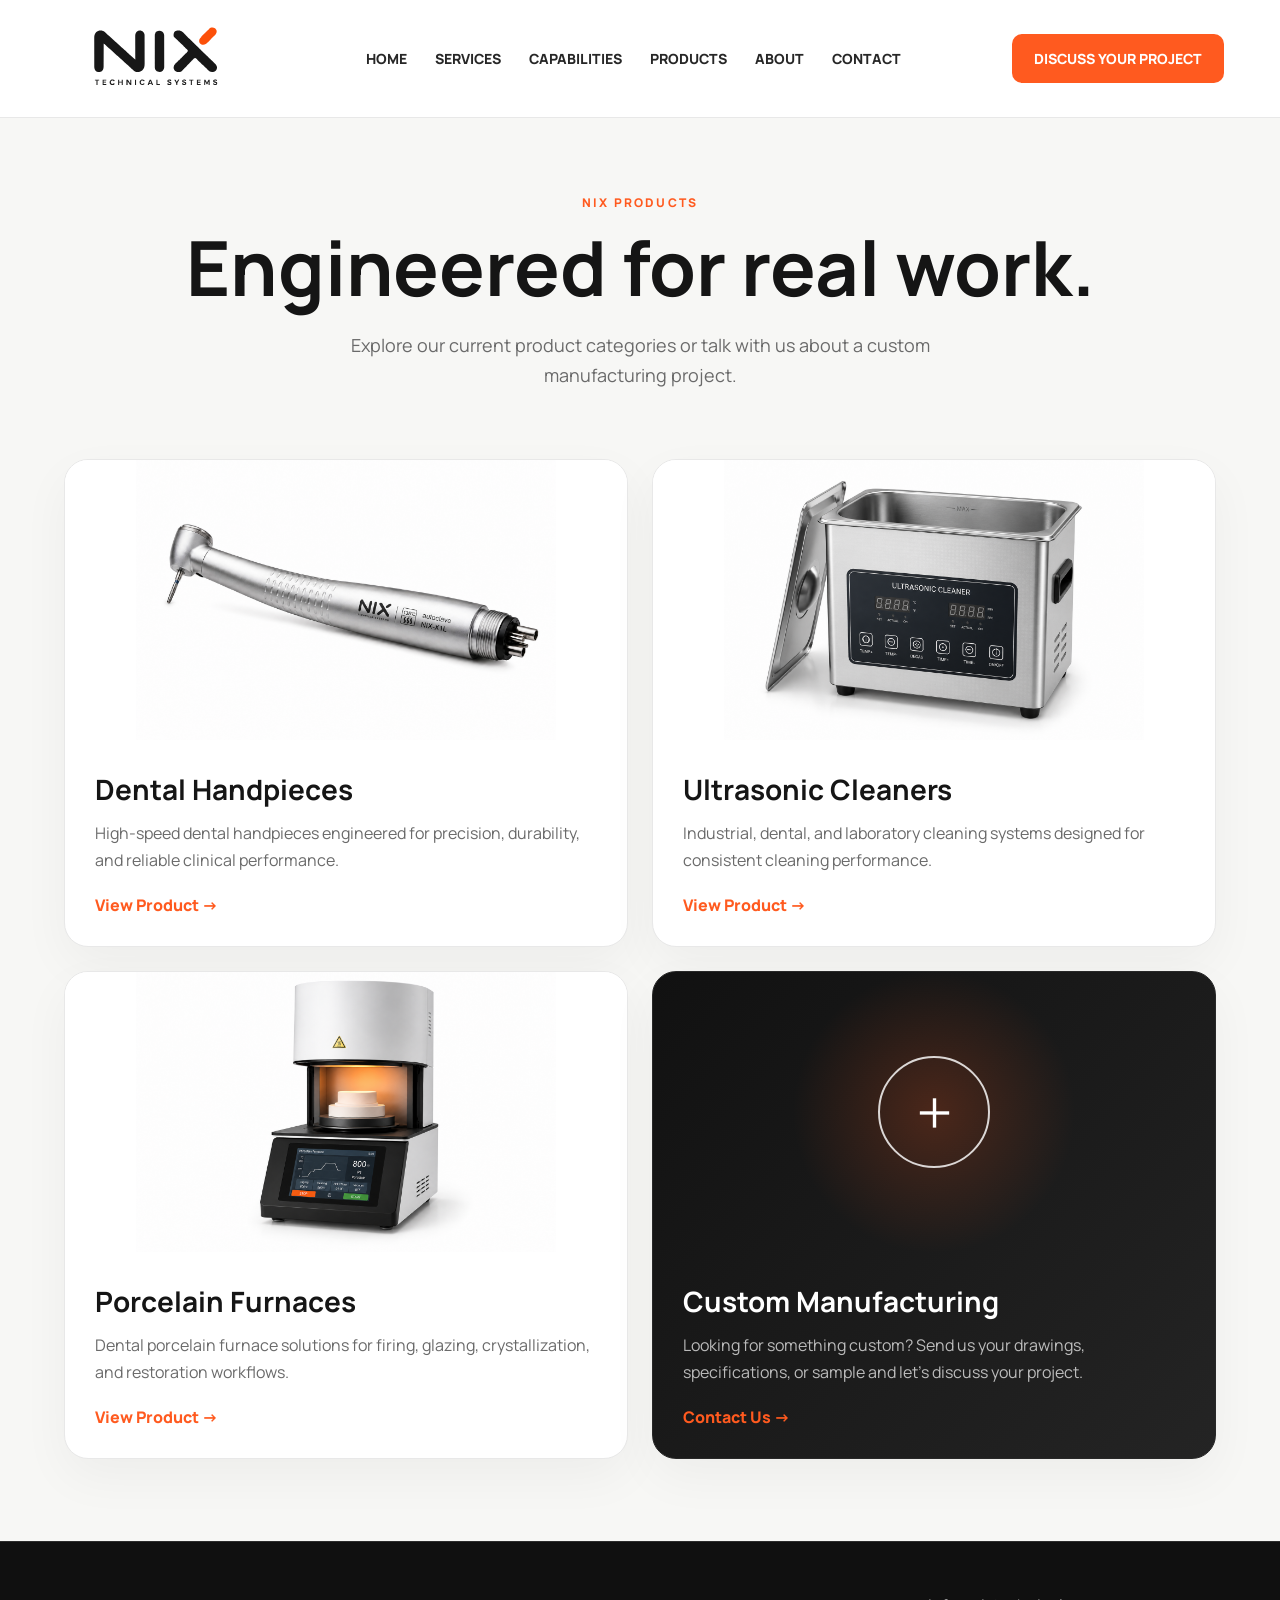
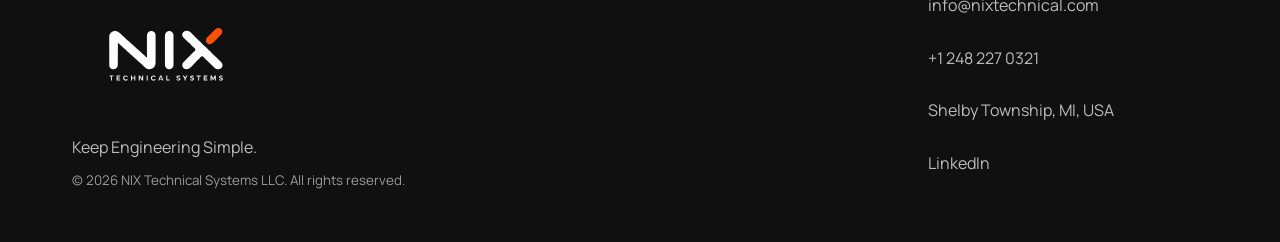
<file: products.html>
<!doctype html>
<html lang="en">
<head>
  <meta charset="UTF-8" />
  <meta name="viewport" content="width=device-width, initial-scale=1.0" />
  <title>Products | NIX Technical Systems</title>
  <meta name="description" content="Explore dental handpieces, ultrasonic cleaners, porcelain furnaces, and custom manufacturing from NIX Technical Systems." />
  <link rel="stylesheet" href="style.css?v=products-20260722" />
</head>
<body>
  <header class="site-header">
    <a class="brand" href="index.html#top" aria-label="NIX Technical Systems Home">
      <img src="images/logo-white.svg" alt="NIX Technical Systems" class="logo-img">
    </a>
    <nav class="nav-links" aria-label="Primary navigation">
      <a href="index.html#top">Home</a>
      <a href="index.html#services">Services</a>
      <a href="capabilities.html">Capabilities</a>
      <a href="products.html" aria-current="page">Products</a>
      <a href="about.html">About</a>
      <a href="index.html#contact">Contact</a>
    </nav>
    <button class="header-button js-project-dialog" type="button">Discuss Your Project</button>
  </header>

  <main>
    <section class="products-page-hero">
      <p class="eyebrow">NIX Products</p>
      <h1>Engineered for real work.</h1>
      <p>Explore our current product categories or talk with us about a custom manufacturing project.</p>
    </section>

    <section class="catalog-section" aria-label="Product catalog">
      <div class="catalog-grid">
        <a class="catalog-card" href="product-dental-handpieces.html">
          <div class="catalog-media"><img src="images/product-dental-handpiece.png" alt="NIX-X1L high-speed dental handpiece"></div>
          <div class="catalog-copy">
            <h2>Dental Handpieces</h2>
            <p>High-speed dental handpieces engineered for precision, durability, and reliable clinical performance.</p>
            <span class="catalog-link">View Product →</span>
          </div>
        </a>

        <a class="catalog-card" href="product-ultrasonic-cleaners.html">
          <div class="catalog-media"><img src="images/product-cleaner.png" alt="Stainless steel ultrasonic cleaner"></div>
          <div class="catalog-copy">
            <h2>Ultrasonic Cleaners</h2>
            <p>Industrial, dental, and laboratory cleaning systems designed for consistent cleaning performance.</p>
            <span class="catalog-link">View Product →</span>
          </div>
        </a>

        <a class="catalog-card" href="product-porcelain-furnaces.html">
          <div class="catalog-media"><img src="images/product-furnace.png" alt="Dental porcelain furnace"></div>
          <div class="catalog-copy">
            <h2>Porcelain Furnaces</h2>
            <p>Dental porcelain furnace solutions for firing, glazing, crystallization, and restoration workflows.</p>
            <span class="catalog-link">View Product →</span>
          </div>
        </a>

        <a class="catalog-card custom-card" href="mailto:info@nixtechnical.com?subject=Custom%20Manufacturing%20Project">
          <div class="catalog-media" aria-hidden="true"><span class="custom-mark">+</span></div>
          <div class="catalog-copy">
            <h2>Custom Manufacturing</h2>
            <p>Looking for something custom? Send us your drawings, specifications, or sample and let’s discuss your project.</p>
            <span class="catalog-link">Contact Us →</span>
          </div>
        </a>
      </div>
    </section>
  </main>

  <footer class="footer">
    <div>
      <img src="images/logo-black.svg" alt="NIX Technical Systems" class="footer-logo">
      <p>Keep Engineering Simple.</p>
      <small>© 2026 NIX Technical Systems LLC. All rights reserved.</small>
    </div>
    <div class="footer-links"><a href="mailto:info@nixtechnical.com">info@nixtechnical.com</a><a href="tel:+12482270321">+1 248 227 0321</a><span>Shelby Township, MI, USA</span><a href="#">LinkedIn</a></div>
  </footer>
  <script src="script.js"></script>
</body>
</html>
</file>
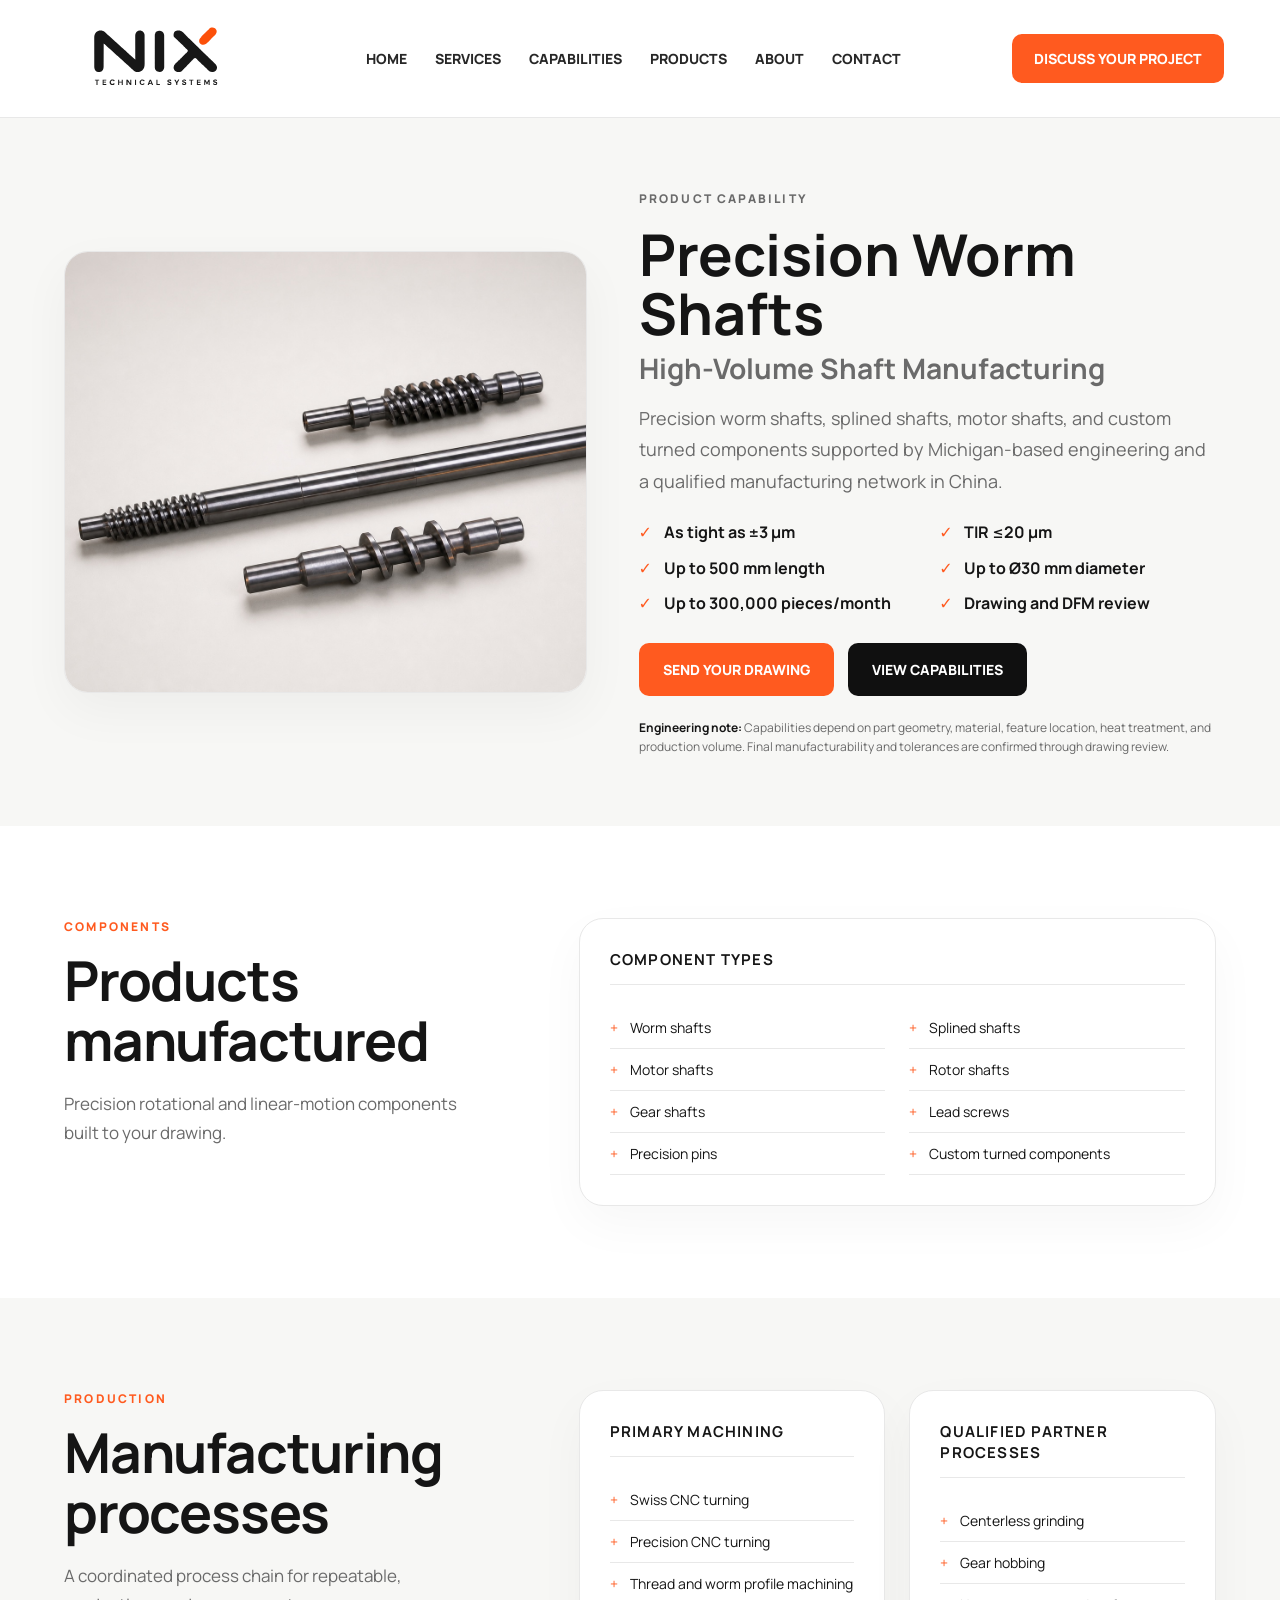
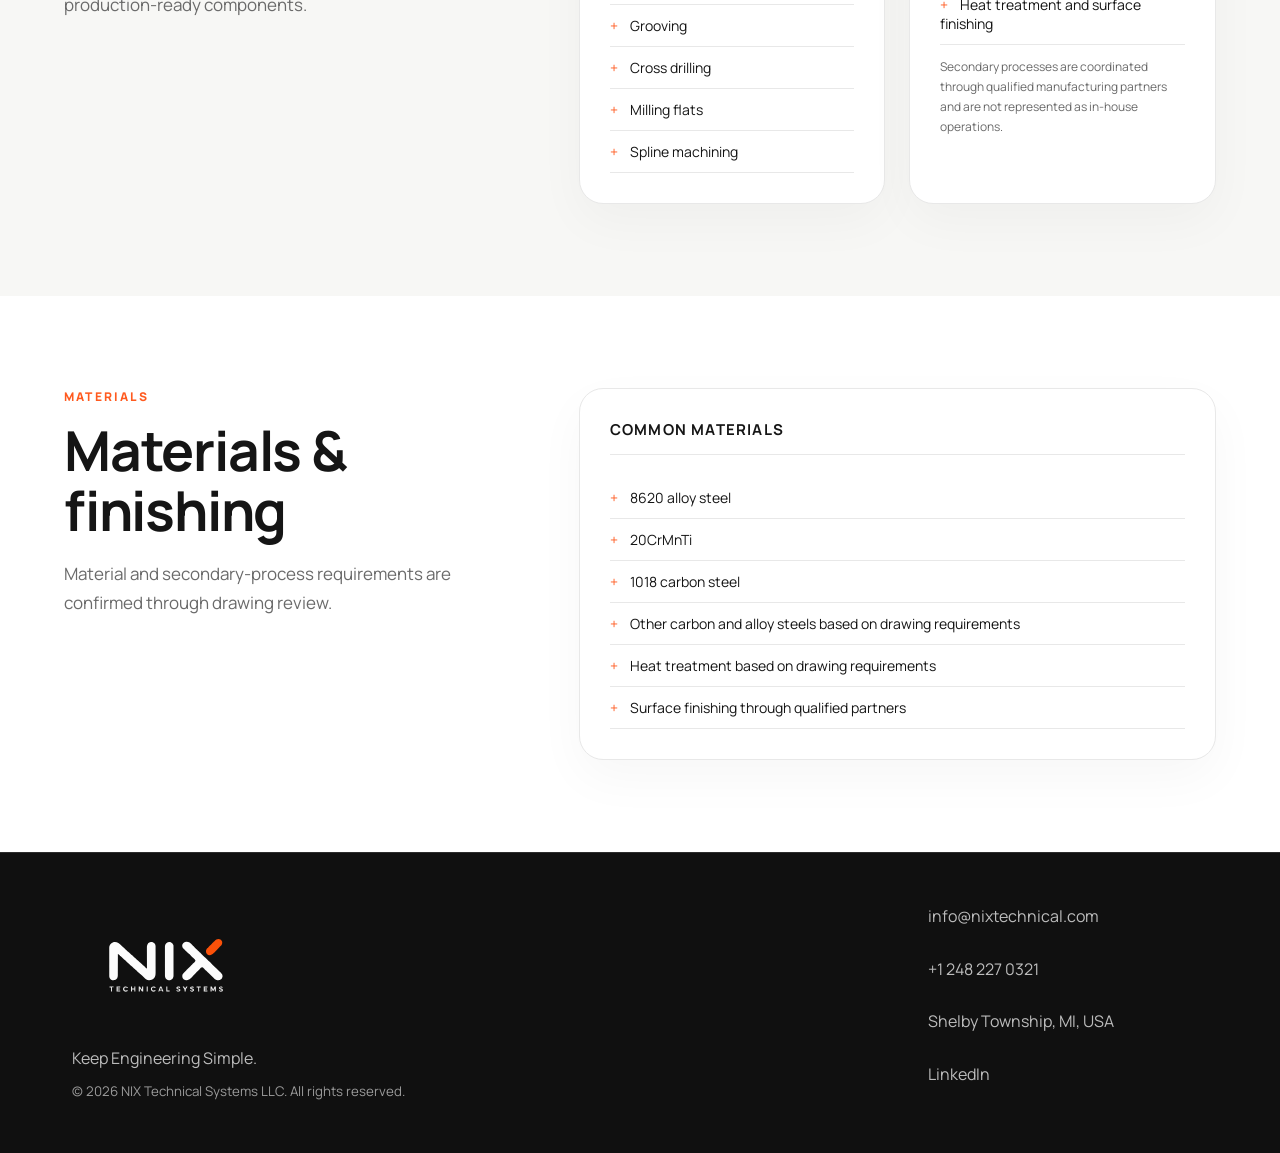
<file: worm-shafts.html>
<!doctype html>
<html lang="en"><head>
<meta charset="UTF-8"><meta name="viewport" content="width=device-width,initial-scale=1">
<title>Precision Worm Shaft Manufacturing | NIX Technical Systems</title>
<meta name="description" content="Precision worm shafts, splined shafts, and motor shafts with tolerances as tight as ±3 μm, TIR ≤20 μm, lengths up to 500 mm, and high-volume production support.">
<meta property="og:type" content="website"><meta property="og:title" content="Precision Worm Shaft Manufacturing | NIX Technical Systems"><meta property="og:description" content="Precision worm shafts, splined shafts, and motor shafts with tolerances as tight as ±3 μm, TIR ≤20 μm, lengths up to 500 mm, and high-volume production support."><meta property="og:url" content="https://nixtechnical.com/worm-shafts.html">
<link rel="stylesheet" href="style.css?v=worm-shafts-compact-20260727"></head><body class="clean-capability-page">
<header class="site-header"><a class="brand" href="index.html#top" aria-label="NIX Technical Systems Home"><img src="images/logo-white.svg" alt="NIX Technical Systems" class="logo-img"></a><nav class="nav-links" aria-label="Primary navigation"><a href="index.html#top">Home</a><a href="index.html#services">Services</a><a href="capabilities.html" aria-current="page">Capabilities</a><a href="products.html">Products</a><a href="about.html">About</a><a href="index.html#contact">Contact</a></nav><button class="header-button js-project-dialog" type="button">Discuss Your Project</button></header>
<main class="shaft-detail-page">
<section class="product-detail shaft-detail-top"><div class="detail-hero"><div class="detail-media shaft-detail-media"><img src="images/worm-shafts-hero-light-v2.jpg" alt="Three precision worm shaft components manufactured in polished alloy steel"></div><div class="detail-copy"><p class="eyebrow">Product Capability</p><h1 class="product-title"><span class="product-model">Precision Worm Shafts</span><span class="product-type">High-Volume Shaft Manufacturing</span></h1><p>Precision worm shafts, splined shafts, motor shafts, and custom turned components supported by Michigan-based engineering and a qualified manufacturing network in China.</p><ul class="product-highlights" aria-label="Key manufacturing specifications"><li>As tight as ±3 μm</li><li>TIR ≤20 μm</li><li>Up to 500 mm length</li><li>Up to Ø30 mm diameter</li><li>Up to 300,000 pieces/month</li><li>Drawing and DFM review</li></ul><div class="detail-actions"><a class="button primary" href="mailto:xin@nixtechnical.com?subject=RFQ%20-%20Precision%20Worm%20Shaft">Send Your Drawing</a><a class="button dark" href="#capabilities">View Capabilities</a></div><p class="detail-note"><strong>Engineering note:</strong> Capabilities depend on part geometry, material, feature location, heat treatment, and production volume. Final manufacturability and tolerances are confirmed through drawing review.</p></div></div></section>
<section class="shaft-section shaft-compact" id="capabilities"><div class="shaft-section-heading"><p class="eyebrow">Components</p><h2>Products manufactured</h2><p>Precision rotational and linear-motion components built to your drawing.</p></div><div class="process-columns single-panel"><div><h3>Component types</h3><ul class="compact-list-grid"><li>Worm shafts</li><li>Splined shafts</li><li>Motor shafts</li><li>Rotor shafts</li><li>Gear shafts</li><li>Lead screws</li><li>Precision pins</li><li>Custom turned components</li></ul></div></div></section>
<section class="shaft-section shaft-dark"><div class="shaft-section-heading"><p class="eyebrow">Production</p><h2>Manufacturing processes</h2><p>A coordinated process chain for repeatable, production-ready components.</p></div><div class="process-columns"><div><h3>Primary machining</h3><ul><li>Swiss CNC turning</li><li>Precision CNC turning</li><li>Thread and worm profile machining</li><li>Grooving</li><li>Cross drilling</li><li>Milling flats</li><li>Spline machining</li></ul></div><div><h3>Qualified partner processes</h3><ul><li>Centerless grinding</li><li>Gear hobbing</li><li>Heat treatment and surface finishing</li></ul><p>Secondary processes are coordinated through qualified manufacturing partners and are not represented as in-house operations.</p></div></div></section>
<section class="shaft-section shaft-compact"><div class="shaft-section-heading"><p class="eyebrow">Materials</p><h2>Materials &amp; finishing</h2><p>Material and secondary-process requirements are confirmed through drawing review.</p></div><div class="process-columns single-panel"><div><h3>Common materials</h3><ul><li>8620 alloy steel</li><li>20CrMnTi</li><li>1018 carbon steel</li><li>Other carbon and alloy steels based on drawing requirements</li><li>Heat treatment based on drawing requirements</li><li>Surface finishing through qualified partners</li></ul></div></div></section>
</main><footer class="footer"><div><img src="images/logo-black.svg" alt="NIX Technical Systems" class="footer-logo"><p>Keep Engineering Simple.</p><small>© 2026 NIX Technical Systems LLC. All rights reserved.</small></div><div class="footer-links"><a href="mailto:info@nixtechnical.com">info@nixtechnical.com</a><a href="tel:+12482270321">+1 248 227 0321</a><span>Shelby Township, MI, USA</span><a href="#">LinkedIn</a></div></footer><script src="script.js"></script></body></html>
</file>
<file: style.css>
@import url("https://fonts.googleapis.com/css2?family=Manrope:wght@400;500;600;700;800&display=swap");
:root{--black:#101010;--text:#151515;--muted:#6a6a6a;--line:#e8e8e8;--soft:#f7f7f5;--orange:#ff5a1f;--radius:24px}
*{box-sizing:border-box}html{scroll-behavior:smooth;overflow-x:hidden}body{margin:0;max-width:100%;overflow-x:hidden;font-family:"Manrope",system-ui,-apple-system,BlinkMacSystemFont,sans-serif;color:var(--text);background:#fff}a{color:inherit;text-decoration:none}img{max-width:100%}
.site-header{height:118px;padding:0 56px;border-bottom:1px solid var(--line);background:rgba(255,255,255,.9);backdrop-filter:blur(18px);position:sticky;top:0;z-index:10;display:flex;align-items:center;justify-content:space-between}.logo-img{height:132px;width:auto;display:block}
.nav-links{display:flex;gap:28px;font-size:14px;font-weight:800;text-transform:uppercase}.nav-links a{opacity:.9;color:var(--black)}.nav-links a:hover{color:var(--orange)}.header-button{border:0;background:var(--orange);color:#fff;padding:15px 22px;border-radius:10px;font:inherit;font-size:14px;font-weight:800;text-transform:uppercase;cursor:pointer}
.hero{min-height:520px;padding:36px 72px;color:#fff;background:radial-gradient(circle at 73% 40%,rgba(255,255,255,.12),transparent 30%),linear-gradient(120deg,#050505 0%,#171717 55%,#0d0d0d 100%);display:grid;grid-template-columns:1fr 1.05fr;align-items:center;gap:40px;overflow:hidden}
.eyebrow{color:var(--orange);font-weight:800;text-transform:uppercase;letter-spacing:2.2px;font-size:12px;margin:0 0 16px}.hero h1{margin:0;max-width:760px;font-size:clamp(46px,5.4vw,82px);font-weight:700;line-height:1.08;letter-spacing:0;text-wrap:balance}.hero h1 span{color:var(--orange)}.hero-text{max-width:640px;margin:24px 0 28px;color:rgba(255,255,255,.78);font-size:20px;line-height:1.7}.hero-text p{margin:0}.hero-text strong{color:#fff}.hero-actions{display:flex;gap:18px;flex-wrap:wrap;align-items:center}.button{border:0;border-radius:10px;padding:17px 24px;font:inherit;font-weight:800;font-size:14px;display:inline-flex;align-items:center;text-transform:uppercase;cursor:pointer}.button.primary{background:var(--orange);color:#fff}.button.secondary{border:1px solid rgba(255,255,255,.42);color:#fff}.button.dark{background:var(--black);color:#fff}
.hero-visual{min-height:360px;display:flex;align-items:center;justify-content:center}.hero-visual-grid{width:min(640px,100%);display:grid;grid-template-columns:repeat(2,minmax(0,1fr));gap:10px}.hero-visual-grid img{width:100%;height:205px;object-fit:cover;display:block;border-radius:12px;box-shadow:0 18px 50px rgba(0,0,0,.32)}.hero-visual-single{width:min(720px,100%);filter:drop-shadow(0 22px 42px rgba(0,0,0,.28))}.hero-visual-single img{width:100%;aspect-ratio:16/9;object-fit:cover;display:block;border-radius:12px;-webkit-mask-image:radial-gradient(ellipse 76% 82% at center,#000 70%,transparent 100%);mask-image:radial-gradient(ellipse 76% 82% at center,#000 70%,transparent 100%)}
.section{padding:64px 64px}.section-heading{max-width:820px;margin:0 auto 34px;text-align:center}.section-heading .eyebrow{font-size:34px;letter-spacing:1px;margin-bottom:14px}.section-heading h2{margin:0;font-size:clamp(26px,2.4vw,30px);line-height:1.2;letter-spacing:0}.section-heading p:not(.eyebrow){color:var(--muted);font-size:15px;line-height:1.65}
.service-grid,.product-grid{max-width:1180px;margin:0 auto;display:grid;grid-template-columns:repeat(3,1fr);gap:22px}.service-grid{max-width:none;gap:34px}.service-card,.product-card,.how-step,.spec-item{min-width:0}.service-card{min-height:360px;aspect-ratio:1.12/1;border-radius:26px;overflow:hidden;position:relative;background:#1b242c;box-shadow:0 18px 50px rgba(0,0,0,.08)}.service-card::after{content:"";position:absolute;inset:0;background:linear-gradient(90deg,rgba(21,30,39,.78) 0%,rgba(21,30,39,.54) 44%,rgba(21,30,39,.3) 100%)}.service-card img{width:100%;height:100%;position:absolute;inset:0;object-fit:cover;display:block}.service-copy{position:relative;z-index:1;height:100%;min-height:360px;padding:0 38px;display:flex;flex-direction:column;justify-content:center;color:#fff}.service-copy h3{margin:0 0 22px;font-size:clamp(28px,2.1vw,40px);line-height:1.12;letter-spacing:0}.service-copy p{max-width:470px;margin:0;color:rgba(255,255,255,.88);font-size:21px;line-height:1.62}.product-copy h3{margin:0 0 12px;font-size:24px;letter-spacing:0}.product-copy p{margin:0;color:var(--muted);line-height:1.7}
.services-section,.products-section{background:var(--soft)}.product-card{border:1px solid var(--line);border-radius:var(--radius);overflow:hidden;background:#fff;box-shadow:0 18px 50px rgba(0,0,0,.045);cursor:pointer;transition:transform .2s ease,box-shadow .2s ease}.product-card:hover,.product-card:focus-visible{transform:translateY(-4px);box-shadow:0 24px 70px rgba(0,0,0,.09);outline:none}.product-img{width:100%;height:245px;object-fit:contain;display:block;background:#fff}.product-copy{padding:28px}.product-link{display:inline-block;margin-top:20px;color:var(--orange);font-weight:800}
.how-section{padding:72px 56px 80px;text-align:center;color:var(--text);background:#fff}.engineering-process{background:var(--soft)}.sourcing-process{border-top:1px solid var(--line)}.how-section>.eyebrow{font-size:34px;letter-spacing:1px;margin-bottom:14px}.how-section h2{max-width:1180px;margin:0 auto;font-size:clamp(28px,2.5vw,38px);line-height:1.2}.how-grid{max-width:1080px;margin:48px auto 0;padding:0;list-style:none;display:grid;grid-template-columns:repeat(4,minmax(0,1fr));gap:32px;counter-reset:how-step;position:relative}.how-grid::before{content:"";position:absolute;top:39px;left:12.5%;right:12.5%;border-top:2px dotted #d6d6d6}.how-step{counter-increment:how-step;position:relative;padding:0 8px}.step-marker{width:78px;height:78px;margin:0 auto 22px;border:2px solid var(--orange);border-radius:50%;background:#fff;box-shadow:0 14px 34px rgba(0,0,0,.06);display:grid;place-items:center;position:relative;z-index:1}.step-marker::after{content:counter(how-step);color:var(--orange);font-size:27px;font-weight:800;line-height:1}.step-icon{display:none}.how-step h3{min-height:44px;margin:0 0 10px;font-size:16px;line-height:1.35}.how-step p{margin:0;color:var(--muted);font-size:13px;line-height:1.65}
.product-detail{background:var(--soft);padding:70px 64px}.detail-hero{max-width:1180px;margin:0 auto;display:grid;grid-template-columns:.95fr 1.05fr;gap:52px;align-items:center}.detail-media{border:1px solid var(--line);border-radius:var(--radius);background:#fff;padding:36px;box-shadow:0 18px 50px rgba(0,0,0,.045)}.detail-media img{width:100%;max-height:520px;object-fit:contain;display:block}.detail-copy .eyebrow{font-size:20px;letter-spacing:1.2px}.detail-copy h1{margin:0;font-size:clamp(42px,5vw,70px);line-height:1.02}.product-model,.product-type{display:block}.product-type{margin-top:10px;font-size:clamp(22px,2.4vw,34px);line-height:1.15}.detail-copy p{color:var(--muted);font-size:18px;line-height:1.75}.product-price{display:flex;align-items:baseline;gap:14px;margin-top:22px}.product-price-label{color:var(--muted);font-size:13px;font-weight:800;letter-spacing:1px;text-transform:uppercase}.product-price strong{color:var(--black);font-size:clamp(32px,3.5vw,46px);line-height:1}.product-highlights{display:grid;grid-template-columns:repeat(2,minmax(0,1fr));gap:12px 24px;margin:24px 0 0;padding:0;list-style:none}.product-highlights li{position:relative;padding-left:25px;color:var(--text);font-size:16px;font-weight:700;line-height:1.45}.product-highlights li::before{content:"✓";position:absolute;left:0;color:var(--orange);font-weight:900}.detail-actions{display:flex;gap:14px;flex-wrap:wrap;margin-top:28px}.detail-section{max-width:1180px;margin:48px auto 0}.detail-section h2{margin:0 0 22px;font-size:34px}.spec-grid{display:grid;grid-template-columns:repeat(3,1fr);gap:16px}.spec-item{min-height:112px;border:1px solid var(--line);border-radius:14px;background:#fff;padding:20px;box-shadow:0 18px 50px rgba(0,0,0,.035)}.spec-item dt{color:var(--muted);font-size:12px;font-weight:800;text-transform:uppercase;letter-spacing:.8px}.spec-item dd{margin:10px 0 0;font-weight:800;line-height:1.35}.detail-note{margin-top:28px;color:var(--muted);line-height:1.7}
.footer{padding:52px 72px;border-top:1px solid rgba(255,255,255,.12);background:var(--black);color:#fff;display:flex;justify-content:space-between;gap:40px}.footer-logo{height:124px;width:auto;display:block}.footer p{margin:18px 0 10px;color:rgba(255,255,255,.72)}.footer small{color:rgba(255,255,255,.58)}.footer-links{display:grid;gap:14px;min-width:280px;color:rgba(255,255,255,.72)}.footer-links a:hover{color:var(--orange)}
.reveal{opacity:0;transform:translateY(18px);transition:opacity .55s ease,transform .55s ease}.reveal.show{opacity:1;transform:translateY(0)}
.capabilities-hero{min-height:380px;padding:76px 64px 54px;color:var(--text);background:#fff;display:flex;align-items:center;justify-content:center;text-align:center}.capabilities-hero-copy{max-width:900px}.capabilities-hero h1{max-width:880px;margin:0;font-size:clamp(46px,6vw,76px);font-weight:700;line-height:1.06}.capabilities-hero .lead{max-width:720px;margin:22px auto 0;color:var(--muted);font-size:18px;line-height:1.7}.capabilities-section{padding:42px 64px 82px;background:var(--soft)}.capability-grid{max-width:1180px;margin:0 auto;display:grid;grid-template-columns:repeat(2,minmax(0,1fr));gap:24px}.capability-card{min-height:290px;padding:38px;border:1px solid var(--line);border-radius:var(--radius);background:#fff;box-shadow:0 18px 50px rgba(0,0,0,.045);display:flex;flex-direction:column}.capability-number{color:var(--orange);font-size:13px;font-weight:800;letter-spacing:1.5px}.capability-card h2{margin:28px 0 14px;font-size:clamp(27px,3vw,40px);line-height:1.12}.capability-card p{max-width:480px;margin:0;color:var(--muted);font-size:16px;line-height:1.7}.capability-tags{margin-top:auto;padding-top:28px;display:flex;flex-wrap:wrap;gap:8px}.capability-tags span{padding:8px 11px;border-radius:999px;background:var(--soft);font-size:12px;font-weight:700}.capabilities-cta{padding:76px 64px;text-align:center;background:#fff}.capabilities-cta h2{margin:0 auto 16px;font-size:clamp(32px,4vw,52px)}.capabilities-cta p{max-width:680px;margin:0 auto 28px;color:var(--muted);font-size:17px;line-height:1.7}
.products-page-hero{padding:76px 64px 48px;text-align:center;background:var(--soft)}.products-page-hero h1{margin:0;font-size:clamp(46px,6vw,76px);line-height:1.06}.products-page-hero p:not(.eyebrow){max-width:690px;margin:22px auto 0;color:var(--muted);font-size:18px;line-height:1.7}.catalog-section{padding:20px 64px 82px;background:var(--soft)}.catalog-grid{max-width:1180px;margin:0 auto;display:grid;grid-template-columns:repeat(2,minmax(0,1fr));gap:24px}.catalog-card{min-width:0;border:1px solid var(--line);border-radius:var(--radius);overflow:hidden;background:#fff;box-shadow:0 18px 50px rgba(0,0,0,.045);transition:transform .2s ease,box-shadow .2s ease}.catalog-card:hover,.catalog-card:focus-visible{transform:translateY(-4px);box-shadow:0 24px 70px rgba(0,0,0,.09);outline:none}.catalog-media{height:280px;display:flex;align-items:center;justify-content:center;background:#fff}.catalog-media img{width:100%;height:100%;object-fit:contain}.catalog-copy{padding:30px}.catalog-copy h2{margin:0 0 12px;font-size:28px}.catalog-copy p{margin:0;color:var(--muted);line-height:1.7}.catalog-link{display:inline-block;margin-top:20px;color:var(--orange);font-weight:800}.custom-card{color:#fff;background:linear-gradient(135deg,#111 0%,#242424 100%);border-color:#282828}.custom-card .catalog-media{position:relative;overflow:hidden;background:radial-gradient(circle at center,rgba(255,90,31,.22),transparent 45%)}.custom-mark{width:112px;height:112px;border:2px solid rgba(255,255,255,.82);border-radius:50%;display:grid;place-items:center;font-size:64px;font-weight:300;line-height:1}.custom-card .catalog-copy p{color:rgba(255,255,255,.7)}
.capabilities-showcase{padding:64px 40px 58px;background:var(--soft)}.capabilities-showcase .section-heading{margin-bottom:34px}.capabilities-showcase-grid{max-width:1380px;margin:0 auto;display:grid;grid-template-columns:repeat(5,minmax(0,1fr));gap:18px}.showcase-card{min-width:0}.showcase-card img{width:100%;aspect-ratio:1.85/1;object-fit:cover;display:block;border-radius:3px}.showcase-card h3{margin:16px 8px 8px;font-size:16px;line-height:1.3}.showcase-card p{margin:0 8px;color:var(--muted);font-size:13px;line-height:1.55}.showcase-action{margin-top:34px;text-align:center}.button.outline{border:1px solid #2461a8;background:transparent;color:#174e8b;padding:13px 24px}.button.outline:hover{background:#174e8b;color:#fff}
.project-dialog{width:min(560px,calc(100% - 32px));max-height:calc(100vh - 32px);padding:38px;border:0;border-radius:22px;box-shadow:0 30px 100px rgba(0,0,0,.35);overflow:auto}.project-dialog::backdrop{background:rgba(0,0,0,.62);backdrop-filter:blur(5px)}.project-dialog h2{margin:0;font-size:clamp(30px,5vw,42px);line-height:1.1}.dialog-intro{margin:14px 0 26px;color:var(--muted);line-height:1.65}.dialog-close{width:38px;height:38px;border:0;border-radius:50%;position:absolute;top:18px;right:18px;background:var(--soft);color:var(--black);font-size:25px;line-height:1;cursor:pointer}.project-form{display:grid;gap:17px}.form-row{display:grid;grid-template-columns:1fr 1fr;gap:14px}.project-form label{display:grid;gap:7px;font-size:13px;font-weight:800}.project-form input,.project-form textarea{width:100%;padding:0 14px;border:1px solid #d8d8d8;border-radius:9px;font:inherit;font-size:15px}.project-form input{height:48px}.project-form textarea{min-height:120px;padding-top:13px;padding-bottom:13px;line-height:1.5;resize:vertical}.project-form input:focus,.project-form textarea:focus{border-color:var(--orange);outline:3px solid rgba(255,90,31,.14)}.form-honey{position:absolute!important;left:-10000px!important;width:1px!important;height:1px!important}.form-submit{justify-content:center;margin-top:3px}.form-submit:disabled{opacity:.6;cursor:wait}.form-status{min-height:22px;margin:0;text-align:center;color:var(--muted);font-size:14px}.form-status.success{color:#147a3d}.form-status.error{color:#b42318}
.capability-card-link{transition:transform .2s ease,border-color .2s ease}.capability-card-link:hover,.capability-card-link:focus-visible{transform:translateY(-3px);border-color:var(--orange);outline:none}
.capability-catalog-grid{max-width:1180px;margin:0 auto;display:grid;grid-template-columns:repeat(3,minmax(0,1fr));gap:24px}.capability-catalog-card{min-width:0;border:1px solid var(--line);border-radius:var(--radius);overflow:hidden;background:#fff;box-shadow:0 18px 50px rgba(0,0,0,.045);transition:transform .2s ease,box-shadow .2s ease}.capability-catalog-card:hover,.capability-catalog-card:focus-visible{transform:translateY(-4px);box-shadow:0 24px 70px rgba(0,0,0,.09);outline:none}.capability-catalog-media{height:210px;overflow:hidden;background:#fff}.capability-catalog-media img{width:100%;height:100%;display:block;object-fit:cover}.capability-catalog-copy{padding:26px}.capability-catalog-copy h2{margin:12px 0 10px;font-size:23px;line-height:1.2}.capability-catalog-copy p{min-height:76px;margin:0;color:var(--muted);font-size:14px;line-height:1.65}.capability-catalog-copy .catalog-link{margin-top:18px;font-size:13px}
.shaft-hero{min-height:650px;padding:76px 72px;color:var(--text);background:#fff;display:grid;grid-template-columns:minmax(0,1.05fr) minmax(420px,.95fr);gap:64px;align-items:center;overflow:hidden}.shaft-hero-copy{max-width:780px}.shaft-hero h1{margin:0;font-size:clamp(48px,5.8vw,84px);font-weight:700;line-height:1.04;letter-spacing:-2px}.shaft-hero h1 span{color:#585858}.shaft-lead{max-width:710px;margin:26px 0 30px;color:var(--muted);font-size:18px;line-height:1.72}.shaft-hero .button.secondary{border-color:#cfcfcf;color:var(--black);background:#fff}.shaft-hero .button.secondary:hover{border-color:var(--black)}.shaft-visual{min-height:410px;position:relative;display:flex;align-items:center}.shaft-visual::before{content:"";position:absolute;inset:5% -20%;background:radial-gradient(circle,rgba(255,90,31,.08),transparent 60%)}.shaft-visual img{width:100%;position:relative;z-index:1;display:block;aspect-ratio:3/2;object-fit:cover;border:1px solid var(--line);border-radius:var(--radius);box-shadow:0 18px 50px rgba(0,0,0,.06)}.shaft-visual-light img{border-color:#dedbd6;box-shadow:0 18px 50px rgba(0,0,0,.06)}
.shaft-detail-page{background:#fff}.shaft-detail-top{margin:0;max-width:none}.shaft-detail-top .detail-hero{max-width:1280px}.shaft-detail-media{padding:0;overflow:hidden}.shaft-detail-media img{width:100%;height:100%;min-height:440px;max-height:none;object-fit:cover}.shaft-detail-top .detail-copy .eyebrow{font-size:12px;letter-spacing:2.2px}.shaft-detail-top .detail-copy h1{font-size:clamp(40px,4.5vw,64px)}.shaft-detail-top .product-type{color:var(--muted);font-size:clamp(21px,2.2vw,30px)}.shaft-detail-top .detail-note{margin:22px 0 0;font-size:12px;line-height:1.6}.shaft-detail-top .detail-note strong{color:var(--text)}
.shaft-compact{display:grid;grid-template-columns:.8fr 1.2fr;gap:90px;align-items:start}.process-columns.single-panel{grid-template-columns:1fr}.compact-list-grid{display:grid!important;grid-template-columns:repeat(2,minmax(0,1fr));gap:0 24px}
.shaft-stats{padding:0 64px 52px;background:var(--soft);display:grid;grid-template-columns:repeat(5,minmax(0,1fr));border-top:1px solid var(--line)}.shaft-stat{padding:30px 22px;border-right:1px solid var(--line);color:var(--text);background:#fff}.shaft-stat:first-child{border-left:1px solid var(--line)}.shaft-stat strong{display:block;color:var(--orange);font-size:clamp(25px,2.5vw,38px);line-height:1}.shaft-stat span{display:block;margin-top:13px;color:var(--text);font-size:12px;line-height:1.5}.shaft-stat em{color:var(--muted);font-style:normal;text-transform:uppercase;letter-spacing:1px;font-size:10px}.shaft-engineering-note{grid-column:1/-1;margin:26px 0 0;color:var(--muted);font-size:12px;line-height:1.65}.shaft-engineering-note strong{color:var(--text)}.shaft-section{padding:92px 64px;background:#fff}.shaft-section-heading{max-width:720px}.shaft-section-heading h2{margin:0;font-size:clamp(36px,4.3vw,60px);line-height:1.08;letter-spacing:-1.2px}.shaft-section-heading>p:not(.eyebrow){margin:20px 0 0;color:var(--muted);font-size:17px;line-height:1.7}.shaft-product-grid{margin-top:48px;display:grid;grid-template-columns:repeat(4,minmax(0,1fr));gap:18px;border:0}.shaft-product-grid article{min-height:160px;padding:26px;border:1px solid var(--line);border-radius:18px;background:#fff;box-shadow:0 14px 38px rgba(0,0,0,.035);display:flex;flex-direction:column;justify-content:space-between}.shaft-product-grid span{color:var(--orange);font-size:11px;font-weight:800;letter-spacing:1.2px}.shaft-product-grid h3{margin:38px 0 0;font-size:20px;line-height:1.3}.shaft-dark{color:var(--text);background:var(--soft);display:grid;grid-template-columns:.8fr 1.2fr;gap:90px}.shaft-dark .shaft-section-heading>p:not(.eyebrow){color:var(--muted)}.process-columns{display:grid;grid-template-columns:1fr 1fr;gap:24px}.process-columns>div{padding:30px;border:1px solid var(--line);border-radius:var(--radius);background:#fff;box-shadow:0 18px 50px rgba(0,0,0,.035)}.process-columns h3{margin:0 0 22px;padding-bottom:14px;border-bottom:1px solid var(--line);font-size:15px;text-transform:uppercase;letter-spacing:1.2px}.process-columns ul{margin:0;padding:0;list-style:none}.process-columns li{padding:11px 0;border-bottom:1px solid var(--line);color:var(--text);font-size:14px}.process-columns li::before{content:"+";margin-right:12px;color:var(--orange)}.process-columns p{color:var(--muted);font-size:12px;line-height:1.65}.shaft-split{display:grid;grid-template-columns:1fr 1fr;gap:100px;background:#fff}.shaft-list,.application-grid{margin:38px 0 0;padding:0;list-style:none}.shaft-list li{padding:17px 0;border-bottom:1px solid var(--line);font-weight:700}.shaft-list li::before{content:"—";color:var(--orange);margin-right:14px}.split-note{color:var(--muted);font-size:13px;line-height:1.65}.application-grid{display:grid;grid-template-columns:1fr 1fr;border-top:1px solid var(--line);border-left:1px solid var(--line)}.application-grid li{min-height:74px;padding:20px;border-right:1px solid var(--line);border-bottom:1px solid var(--line);font-size:14px;font-weight:700}
@media(max-width:1200px){.service-grid{gap:22px}.service-copy{padding:0 30px}.service-copy p{font-size:18px;line-height:1.55}}
@media(max-width:1100px){.capabilities-showcase-grid{grid-template-columns:repeat(3,minmax(0,1fr))}}
@media(max-width:980px){.site-header{height:auto;padding:14px 18px;gap:12px;flex-wrap:wrap}.brand{min-width:0}.logo-img{height:78px}.site-header .nav-links{order:3;width:100%;display:flex!important;justify-content:center;gap:10px 18px;flex-wrap:wrap;font-size:11px;line-height:1.2;text-align:center}.site-header .nav-links a{white-space:nowrap}.header-button{max-width:100%;padding:12px 14px;font-size:12px;text-align:center}.hero{min-height:auto;grid-template-columns:1fr;padding:42px 22px}.hero h1{font-size:clamp(40px,11vw,60px);line-height:1.1;letter-spacing:0}.hero-visual{min-height:300px}.hero-visual-grid{margin-top:8px}.hero-visual-grid img{height:auto;aspect-ratio:3/2}.section{padding:54px 22px}.service-grid,.product-grid,.detail-hero,.spec-grid,.capability-grid,.catalog-grid{grid-template-columns:1fr}.how-section{padding:58px 22px}.how-grid{grid-template-columns:repeat(2,minmax(0,1fr));gap:38px 24px}.how-grid::before{display:none}.product-detail{padding:50px 22px}.detail-media{padding:24px}.capabilities-hero{min-height:440px;padding:64px 22px}.capabilities-hero .lead{font-size:17px}.capabilities-section,.capabilities-cta{padding:54px 22px}.capability-card{min-height:270px;padding:30px}.products-page-hero{padding:58px 22px 38px}.catalog-section{padding:10px 22px 58px}.catalog-media{height:240px}.footer{padding:56px 22px;flex-direction:column;align-items:flex-start}.footer-links{width:100%;min-width:0;overflow-wrap:anywhere}}
@media(max-width:980px){.capability-catalog-grid{grid-template-columns:repeat(2,minmax(0,1fr))}}
@media(max-width:980px){.shaft-hero{min-height:auto;padding:62px 22px 48px;grid-template-columns:1fr;gap:36px}.shaft-hero h1{letter-spacing:-1px}.shaft-visual{min-height:300px}.shaft-stats{padding:0 22px 42px;grid-template-columns:repeat(2,1fr)}.shaft-stat:nth-child(odd){border-left:1px solid var(--line)}.shaft-section{padding:64px 22px}.shaft-product-grid{grid-template-columns:repeat(2,1fr)}.shaft-dark{grid-template-columns:1fr;gap:46px}.shaft-split{grid-template-columns:1fr;gap:64px}}
@media(max-width:980px){.shaft-detail-media img{min-height:0;aspect-ratio:3/2}.shaft-detail-top .detail-copy h1{font-size:clamp(38px,9vw,56px)}}
@media(max-width:980px){.shaft-compact{grid-template-columns:1fr;gap:46px}}
@media(max-width:980px){.service-card{min-height:320px;aspect-ratio:16/10}.service-copy{min-height:320px;padding:30px}.service-copy h3{font-size:30px}.service-copy p{font-size:18px}}
@media(max-width:600px){.how-grid{grid-template-columns:1fr;gap:30px}.how-step{display:grid;grid-template-columns:78px minmax(0,1fr);gap:0 18px;text-align:left;align-items:center}.step-marker{grid-row:1/3;margin:0}.how-step h3{min-height:0;align-self:end}.how-step p{align-self:start}}
@media(max-width:600px){.project-dialog{padding:30px 22px}.form-row{grid-template-columns:1fr}.capabilities-showcase{padding:48px 22px}.capabilities-showcase-grid{grid-template-columns:1fr}.showcase-card img{aspect-ratio:2/1}.showcase-card h3{margin-top:12px}.showcase-card p{margin-bottom:12px}}
@media(max-width:600px){.capability-catalog-grid{grid-template-columns:1fr}.capability-catalog-media{height:220px}.capability-catalog-copy p{min-height:0}}
@media(max-width:600px){.shaft-hero{padding-top:46px}.shaft-hero h1{font-size:42px}.shaft-lead{font-size:16px}.shaft-visual{min-height:220px}.shaft-stats{grid-template-columns:1fr}.shaft-stat,.shaft-stat:first-child,.shaft-stat:nth-child(odd){border-left:1px solid var(--line)}.shaft-product-grid,.process-columns,.application-grid{grid-template-columns:1fr}.shaft-product-grid article{min-height:126px}.application-grid li{min-height:auto}}
@media(max-width:600px){.compact-list-grid{grid-template-columns:1fr}}
@media(max-width:420px){.site-header{padding:12px 14px}.logo-img{height:68px}.header-button{padding:10px 12px;font-size:11px}.nav-links{gap:9px 14px;font-size:10px}.product-highlights{grid-template-columns:1fr}}

/* About page */
.about-hero{padding:76px 64px 48px;text-align:center;background:var(--soft);color:var(--text)}.about-hero-copy{max-width:900px;margin:0 auto}.about-hero h1{margin:0;font-size:clamp(46px,6vw,76px);font-weight:700;line-height:1.06}.about-lead{max-width:760px;margin:22px auto 0;color:var(--muted);font-size:18px;line-height:1.7}.about-intro{padding:96px 72px;display:grid;grid-template-columns:minmax(280px,.8fr) minmax(0,1.2fr);gap:100px;max-width:1320px;margin:0 auto}.about-section-heading h2{margin:0;font-size:clamp(34px,4vw,54px);line-height:1.12;letter-spacing:-1px}.about-story{border-left:1px solid var(--line);padding-left:56px}.about-story p{margin:0 0 22px;color:var(--muted);font-size:18px;line-height:1.8}.about-story p:first-child{color:var(--text);font-size:21px}.about-services{padding:92px 72px;background:var(--soft)}.about-services>.about-section-heading{max-width:820px;margin:0 auto 48px;text-align:center}.about-service-list{max-width:1180px;margin:0 auto;padding:0;list-style:none;display:grid;grid-template-columns:repeat(2,minmax(0,1fr));gap:14px}.about-service-list li{min-height:86px;padding:24px 28px;border:1px solid var(--line);border-radius:14px;background:#fff;display:flex;align-items:center;gap:22px;font-size:16px;font-weight:800;box-shadow:0 12px 34px rgba(0,0,0,.025)}.about-service-list span{color:var(--orange);font-size:12px;letter-spacing:1px}.about-cta{padding:92px 64px;text-align:center;background:#fff}.about-cta h2{margin:0;font-size:clamp(42px,5vw,68px);line-height:1.05}.about-cta>p:not(.eyebrow){max-width:780px;margin:24px auto 30px;color:var(--muted);font-size:17px;line-height:1.75}
@media(max-width:980px){.about-hero{padding:58px 22px 38px}.about-intro{padding:70px 22px;grid-template-columns:1fr;gap:38px}.about-story{padding:0;border-left:0}.about-services,.about-cta{padding:64px 22px}}
@media(max-width:600px){.about-service-list{grid-template-columns:1fr}.about-service-list li{min-height:76px;padding:20px}.about-story p{font-size:16px}.about-story p:first-child{font-size:18px}}

/* Parallel engineering and sourcing flows */
.process-comparison{padding:72px 56px 80px;background:var(--soft);display:grid;grid-template-columns:repeat(2,minmax(0,1fr));gap:28px}.process-comparison .how-section{min-width:0;padding:46px 34px 50px;border:1px solid var(--line);border-radius:24px;background:#fff;box-shadow:0 18px 50px rgba(0,0,0,.04)}.process-comparison .sourcing-process{border-top:1px solid var(--line)}.process-comparison .how-section>.eyebrow{font-size:27px}.process-comparison .how-section h2{max-width:520px;min-height:70px;font-size:clamp(22px,2vw,30px)}.process-comparison .how-grid{max-width:560px;margin-top:38px;grid-template-columns:repeat(2,minmax(0,1fr));gap:50px 54px}.process-comparison .how-grid::before{display:none}.process-comparison .how-step{padding:0 8px}.process-comparison .how-step::after{content:"→";position:absolute;top:22px;right:-36px;color:#c6c6c6;font-size:28px;font-weight:400;line-height:1}.process-comparison .how-step:nth-child(2)::after{content:"↙";top:auto;right:auto;bottom:-43px;left:50%;transform:translateX(-50%);color:var(--orange)}.process-comparison .how-step:nth-child(3)::after{content:"→"}.process-comparison .how-step:nth-child(4)::after{display:none}.process-comparison .how-step h3{min-height:0}.process-comparison .how-step p{max-width:230px;margin:0 auto}
@media(max-width:1100px){.process-comparison{padding:58px 22px;grid-template-columns:1fr;gap:24px}.process-comparison .how-section h2{min-height:0}.process-comparison .how-grid{max-width:620px}}
@media(max-width:600px){.process-comparison{padding:42px 14px}.process-comparison .how-section{padding:40px 20px}.process-comparison .how-section>.eyebrow{font-size:23px}.process-comparison .how-grid{grid-template-columns:1fr;gap:32px}.process-comparison .how-step{display:grid;grid-template-columns:78px minmax(0,1fr);gap:0 18px;text-align:left;align-items:center}.process-comparison .how-step::after{content:"↓";top:auto;right:auto;bottom:-28px;left:31px;color:#c6c6c6;font-size:22px}.process-comparison .how-step:nth-child(2)::after,.process-comparison .how-step:nth-child(3)::after{content:"↓";top:auto;right:auto;bottom:-28px;left:31px;transform:none;color:#c6c6c6}.process-comparison .how-step:nth-child(4)::after{display:none}.process-comparison .how-step p{max-width:none;margin:0}.process-comparison .step-marker{grid-row:1/3;margin:0}}

@media(min-width:601px){.process-comparison .how-step:nth-child(2)::after{display:none}}

/* Homepage refinement */
.home-page .site-header{box-shadow:0 8px 30px rgba(0,0,0,.045)}
.home-page .nav-links a{position:relative;padding:10px 0}.home-page .nav-links a::after{content:"";height:2px;position:absolute;left:0;right:100%;bottom:4px;background:var(--orange);transition:right .22s ease}.home-page .nav-links a:hover::after,.home-page .nav-links a:focus-visible::after{right:0}
.home-page .header-button,.home-page .button.primary{box-shadow:0 12px 28px rgba(255,90,31,.25);transition:transform .2s ease,box-shadow .2s ease}.home-page .header-button:hover,.home-page .button.primary:hover{transform:translateY(-2px);box-shadow:0 16px 34px rgba(255,90,31,.34)}
.home-page .hero{position:relative;border-bottom:1px solid rgba(255,255,255,.08)}.home-page .hero::before{content:"";width:340px;height:340px;border:1px solid rgba(255,255,255,.045);border-radius:50%;position:absolute;left:-180px;bottom:-220px;box-shadow:0 0 0 58px rgba(255,255,255,.018)}.home-page .hero-copy{position:relative;z-index:1}.home-page .hero .eyebrow{display:inline-flex;align-items:center;gap:10px}.home-page .hero .eyebrow::before{content:"";width:28px;height:2px;background:var(--orange)}.home-page .hero-text{margin-top:20px}.home-page .hero-visual-single{position:relative}.home-page .hero-visual-single::after{content:"";position:absolute;inset:10% -4% -7% 9%;z-index:-1;background:radial-gradient(ellipse at center,rgba(255,90,31,.13),transparent 68%);filter:blur(18px)}
.home-page .section-heading{margin-bottom:46px}.home-page .section-heading .eyebrow{font-size:13px;letter-spacing:2.4px}.home-page .section-heading h2{font-size:clamp(31px,3vw,44px);letter-spacing:-.8px}.home-page .section-heading p:not(.eyebrow){max-width:680px;margin:16px auto 0;font-size:16px}
.home-page .services-section{padding-top:78px;padding-bottom:86px}.home-page .service-grid{max-width:1380px;margin:0 auto;gap:22px}.home-page .service-card{aspect-ratio:auto;min-height:390px;border:1px solid rgba(255,255,255,.1);border-radius:20px;box-shadow:0 20px 55px rgba(0,0,0,.1);transition:transform .25s ease,box-shadow .25s ease}.home-page .service-card:hover{transform:translateY(-6px);box-shadow:0 28px 75px rgba(0,0,0,.16)}.home-page .service-card::after{background:linear-gradient(180deg,rgba(8,13,17,.08) 15%,rgba(8,13,17,.9) 100%)}.home-page .service-card img{transition:transform .45s ease}.home-page .service-card:hover img{transform:scale(1.035)}.home-page .service-copy{min-height:390px;justify-content:flex-end;padding:42px 34px}.home-page .service-copy h3{margin-bottom:12px;font-size:clamp(25px,2vw,34px)}.home-page .service-copy p{font-size:16px;line-height:1.65}
.home-page .capabilities-showcase{padding:82px 40px 76px;background:#fff}.home-page .capabilities-showcase-grid{gap:16px}.home-page .showcase-card{height:100%;padding:10px 10px 24px;border:1px solid var(--line);border-radius:16px;background:#fff;box-shadow:0 12px 34px rgba(0,0,0,.035);overflow:hidden;transition:transform .22s ease,border-color .22s ease,box-shadow .22s ease}.home-page .showcase-card:hover{transform:translateY(-5px);border-color:rgba(255,90,31,.42);box-shadow:0 22px 52px rgba(0,0,0,.08)}.home-page .showcase-card img{border-radius:10px;transition:transform .4s ease}.home-page .showcase-card:hover img{transform:scale(1.025)}.home-page .showcase-card h3{margin:20px 10px 8px;font-size:17px}.home-page .showcase-card p{margin:0 10px;line-height:1.65}.home-page .showcase-action{margin-top:42px}.home-page .button.outline{border-color:var(--black);border-radius:10px;color:var(--black);transition:background .2s ease,color .2s ease,transform .2s ease}.home-page .button.outline:hover{background:var(--black);color:#fff;transform:translateY(-2px)}
.home-page .process-comparison{padding-top:84px;padding-bottom:88px;background:linear-gradient(180deg,#f7f7f5 0%,#f2f2ef 100%)}.home-page .process-comparison .how-section{position:relative;overflow:hidden;border-radius:20px;box-shadow:0 18px 48px rgba(0,0,0,.045)}.home-page .process-comparison .how-section::before{content:"";width:110px;height:4px;position:absolute;top:0;left:50%;transform:translateX(-50%);border-radius:0 0 8px 8px;background:var(--orange)}.home-page .process-comparison .how-section>.eyebrow{font-size:24px;letter-spacing:.5px}.home-page .step-marker{width:68px;height:68px;border-width:1px;background:var(--soft);box-shadow:none}.home-page .step-marker::after{font-size:23px}.home-page .process-comparison .how-step::after{top:18px;color:#bbb}.home-page .process-comparison .how-step h3{font-size:17px}.home-page .process-comparison .how-step p{line-height:1.7}
.home-page .footer{padding-top:60px;padding-bottom:60px}
@media(max-width:1100px){.home-page .capabilities-showcase-grid{grid-template-columns:repeat(2,minmax(0,1fr))}.home-page .showcase-card:last-child{grid-column:1/-1;max-width:680px;width:100%;justify-self:center}.home-page .process-comparison{padding-top:64px;padding-bottom:64px}}
@media(max-width:980px){.home-page .site-header{box-shadow:0 6px 20px rgba(0,0,0,.05)}.home-page .hero{padding-top:48px;padding-bottom:48px}.home-page .hero-copy{text-align:center}.home-page .hero .eyebrow{justify-content:center}.home-page .hero h1,.home-page .hero-text{margin-left:auto;margin-right:auto}.home-page .hero-actions{justify-content:center}.home-page .hero-visual-single{margin-top:6px}.home-page .services-section{padding-top:62px;padding-bottom:66px}.home-page .service-card,.home-page .service-copy{min-height:340px}}
@media(max-width:600px){.home-page .section-heading{margin-bottom:34px}.home-page .section-heading h2{font-size:30px}.home-page .capabilities-showcase{padding-top:62px;padding-bottom:58px}.home-page .capabilities-showcase-grid{grid-template-columns:1fr}.home-page .showcase-card:last-child{grid-column:auto}.home-page .showcase-card{padding-bottom:22px}.home-page .process-comparison{padding-top:50px;padding-bottom:50px}.home-page .process-comparison .how-section{border-radius:16px}.home-page .process-comparison .how-section>.eyebrow{font-size:22px}.home-page .step-marker{width:64px;height:64px}.home-page .process-comparison .how-step{grid-template-columns:64px minmax(0,1fr)}}

.home-page .hero .eyebrow{display:block;justify-content:initial;gap:0}.home-page .hero .eyebrow::before{display:none}
</file>
